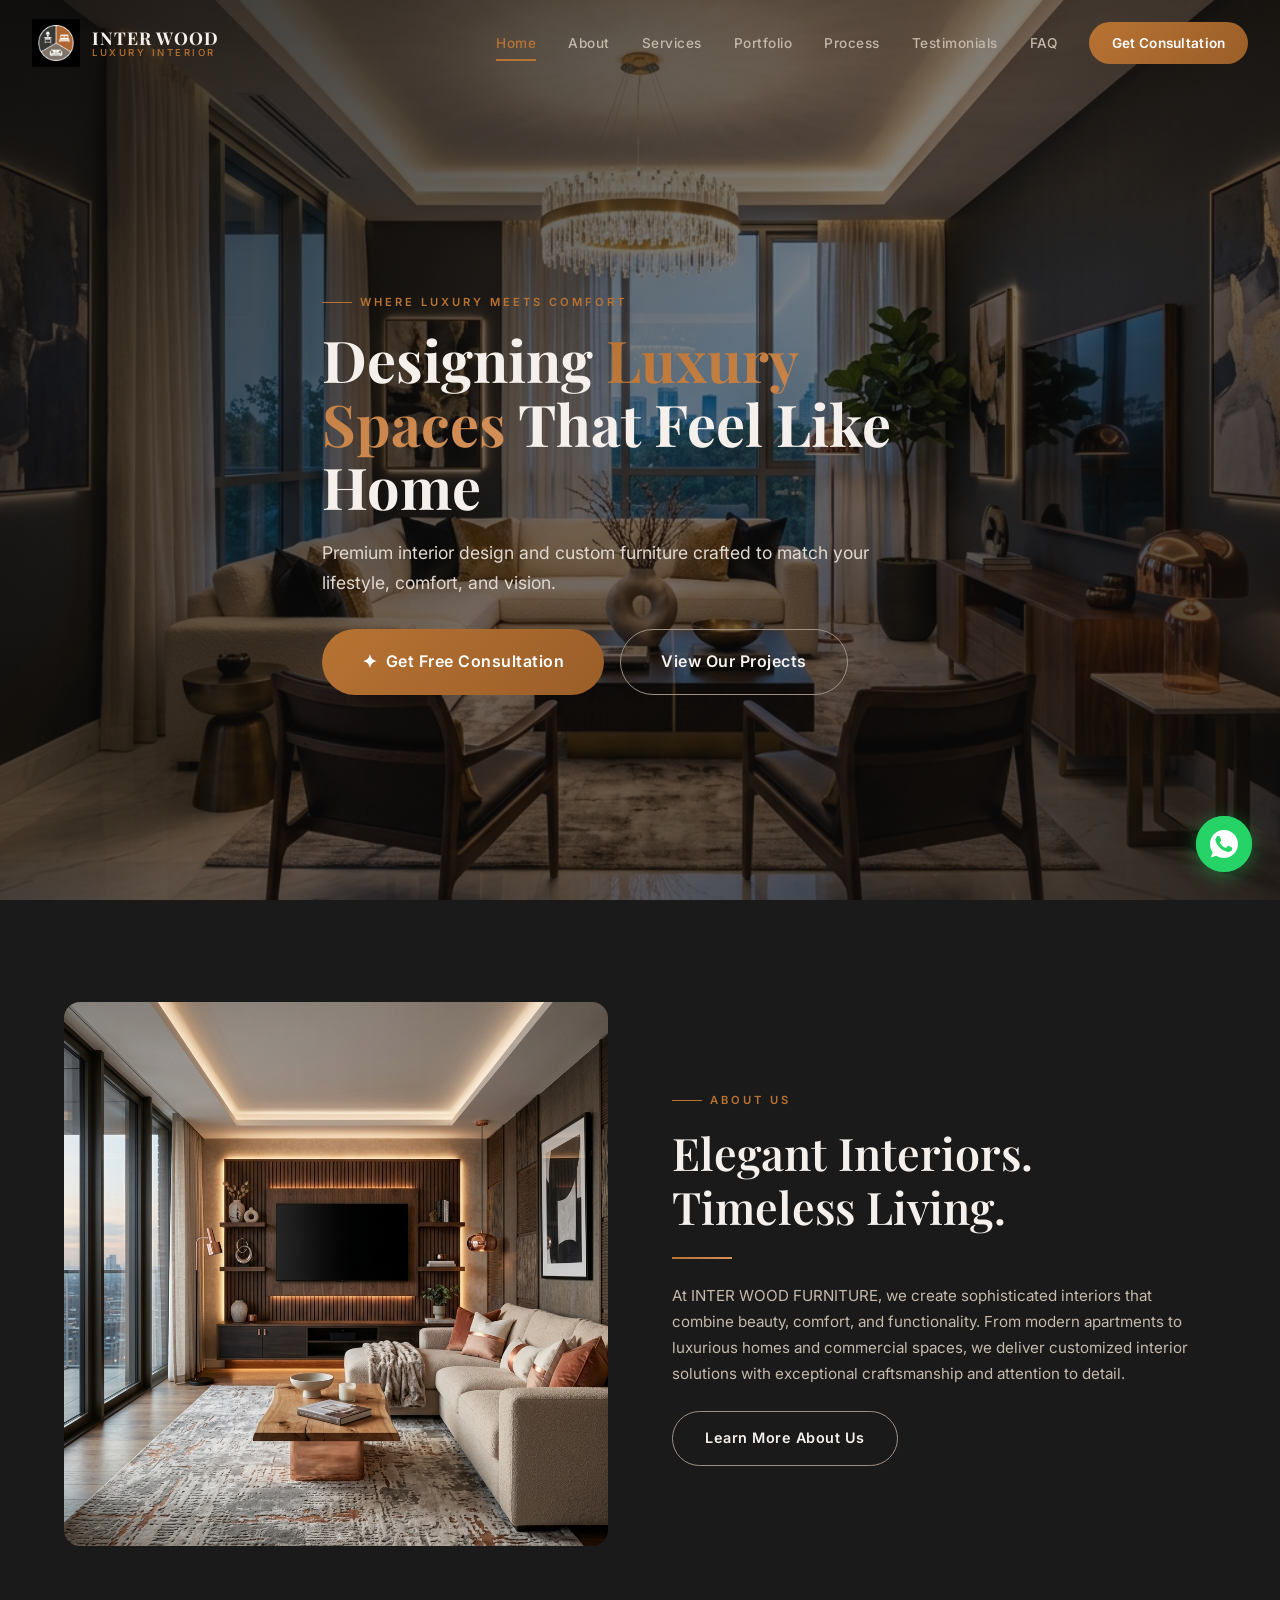
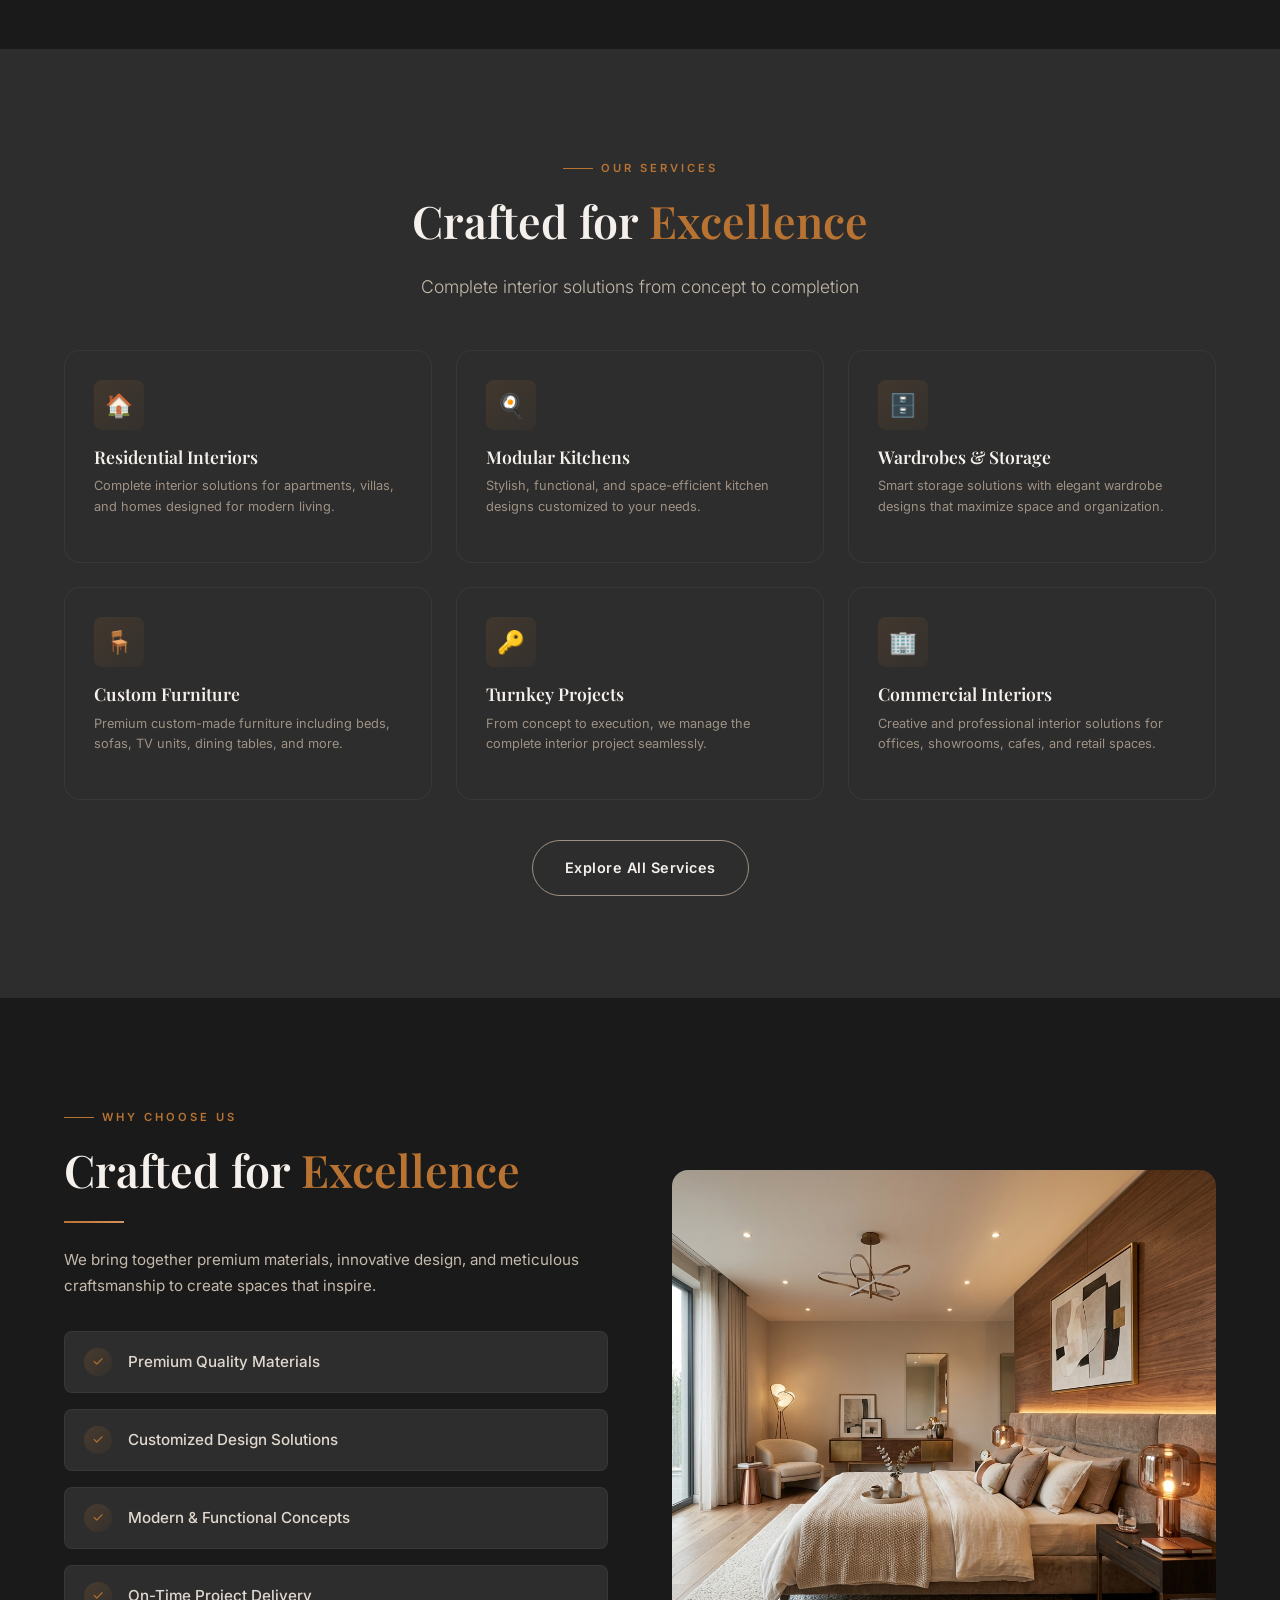
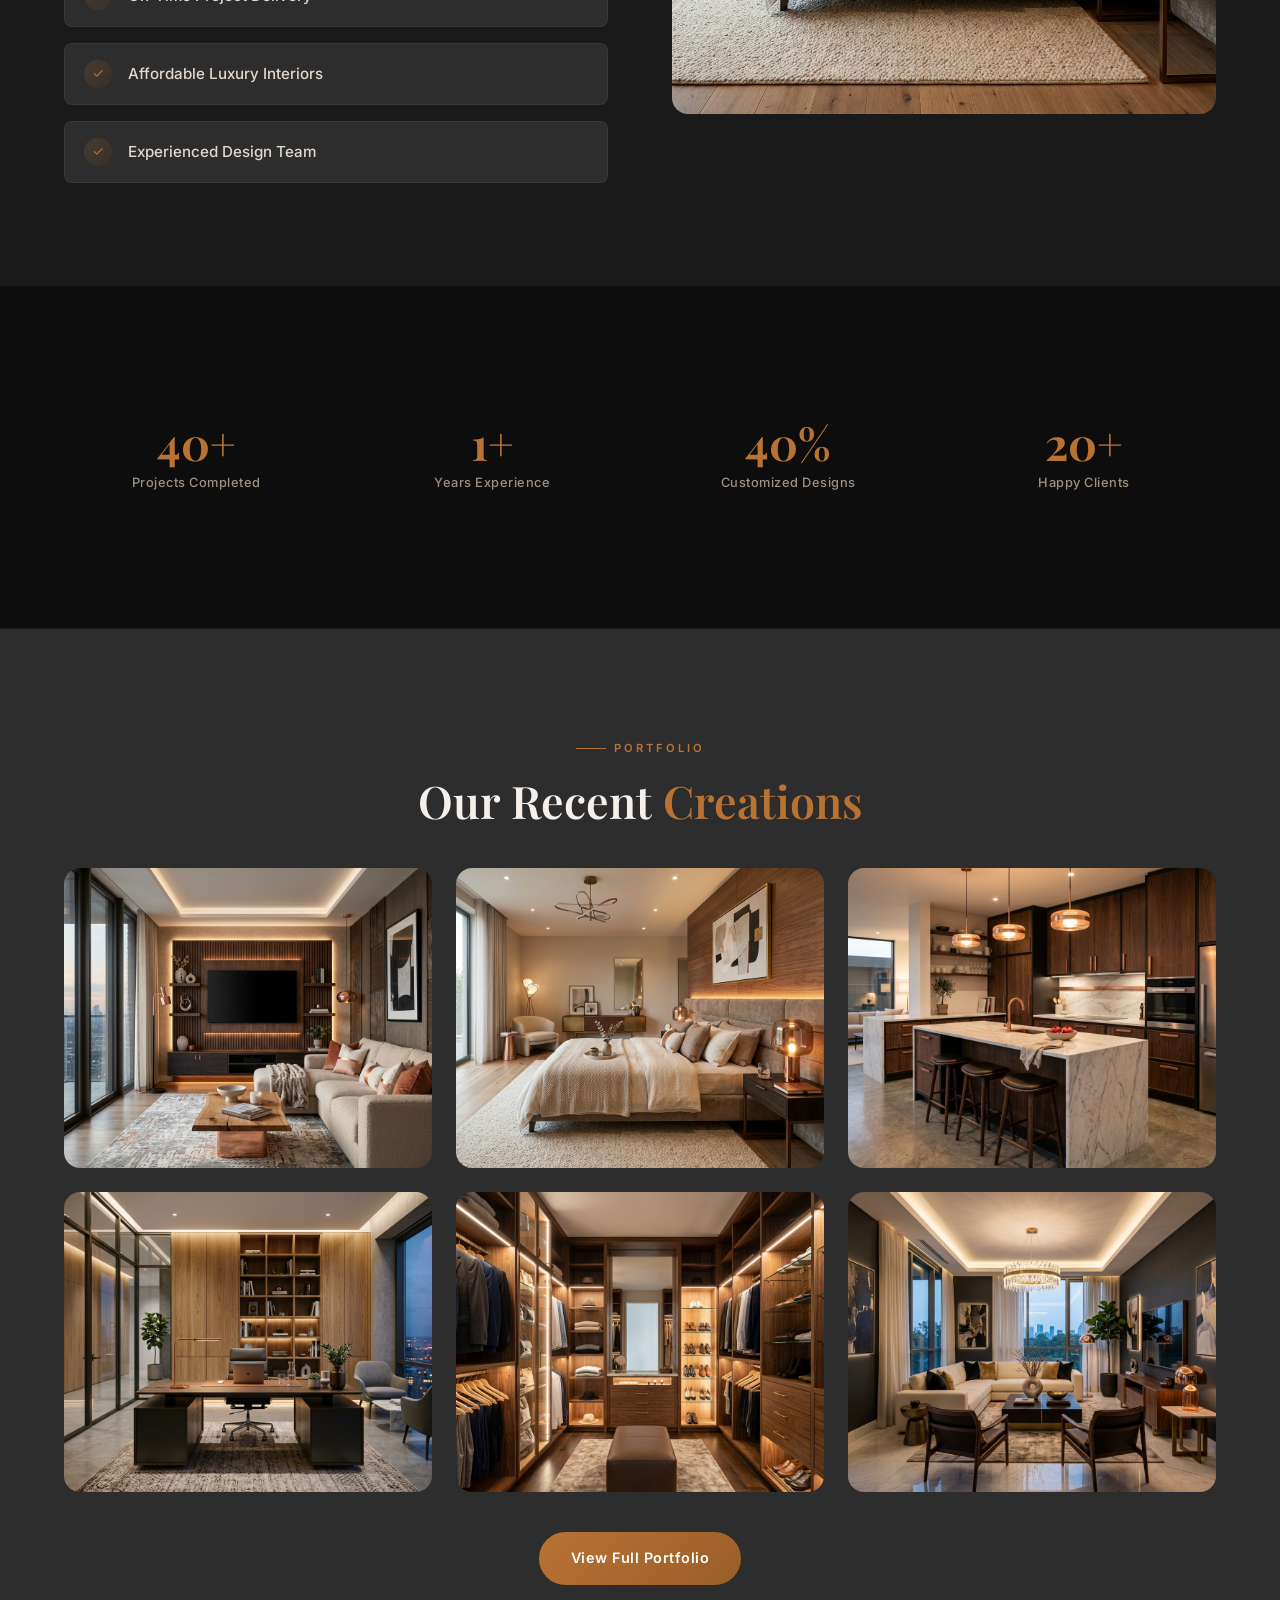
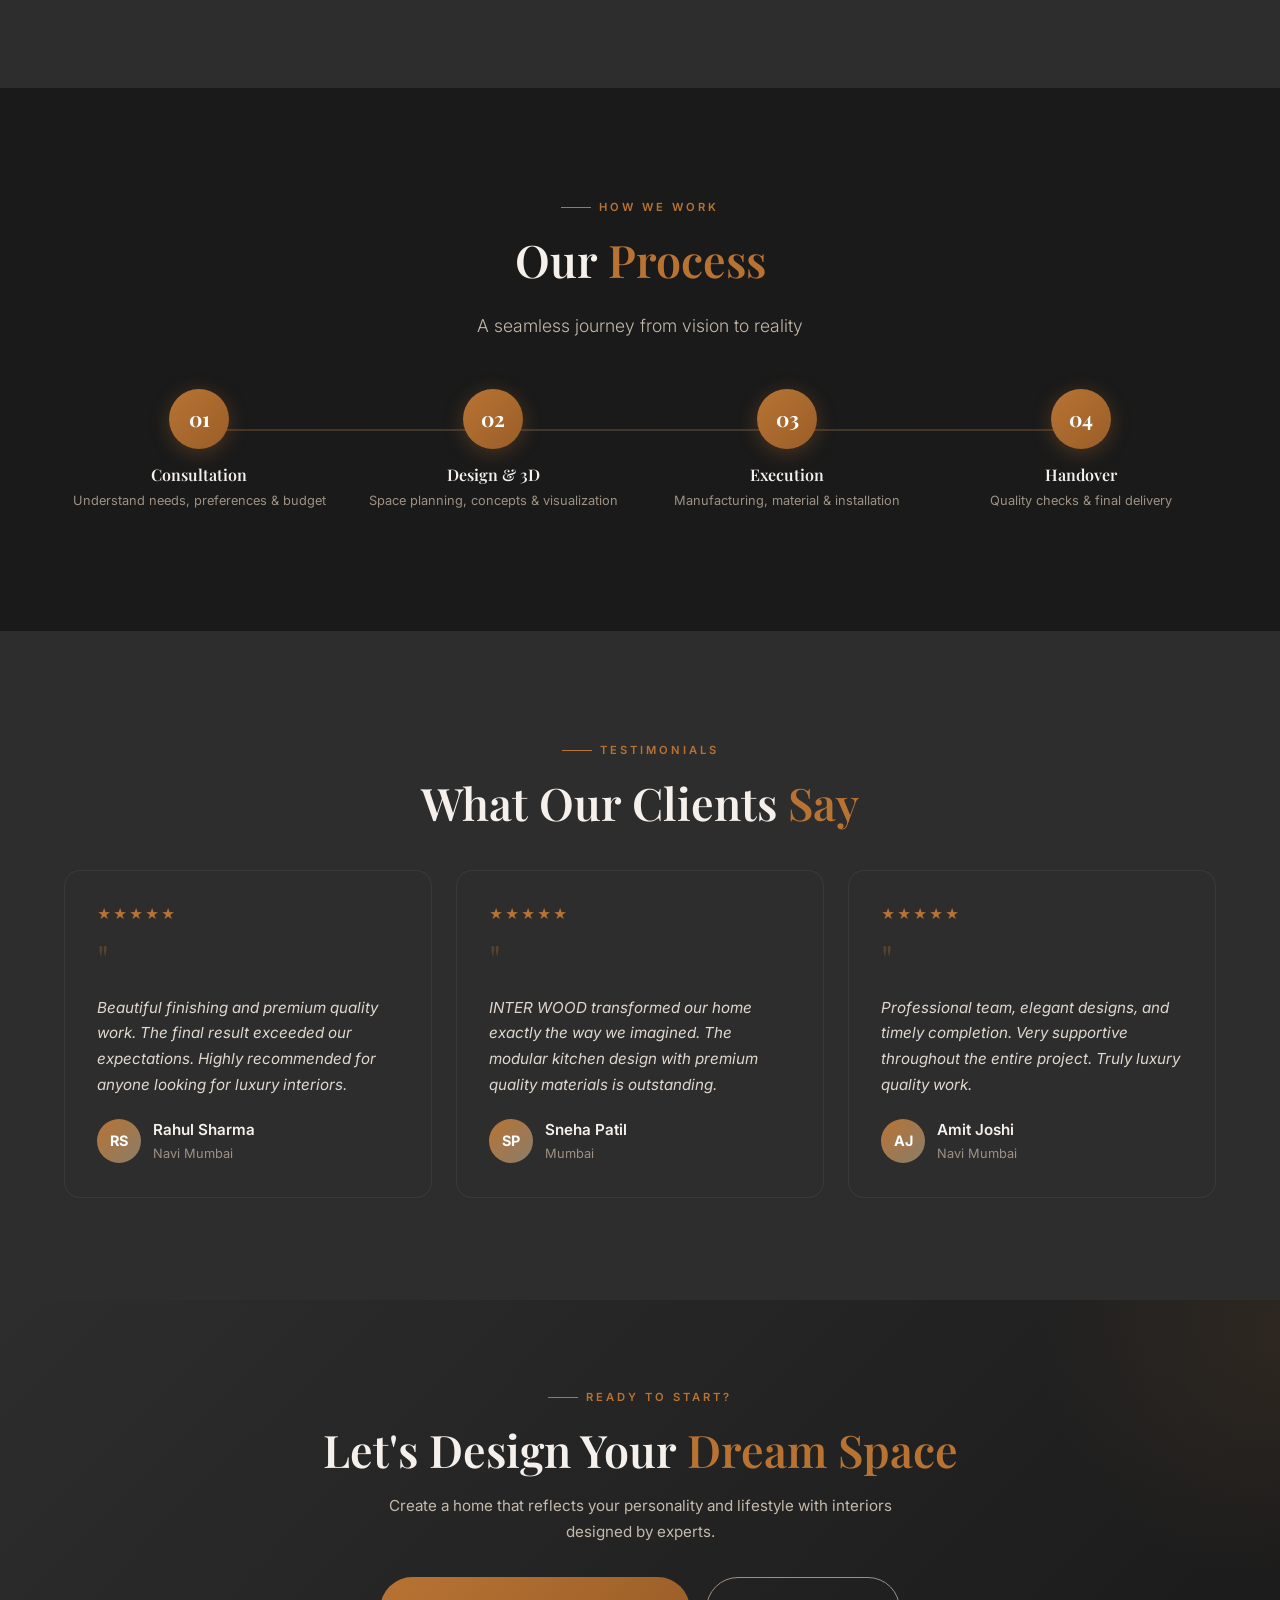
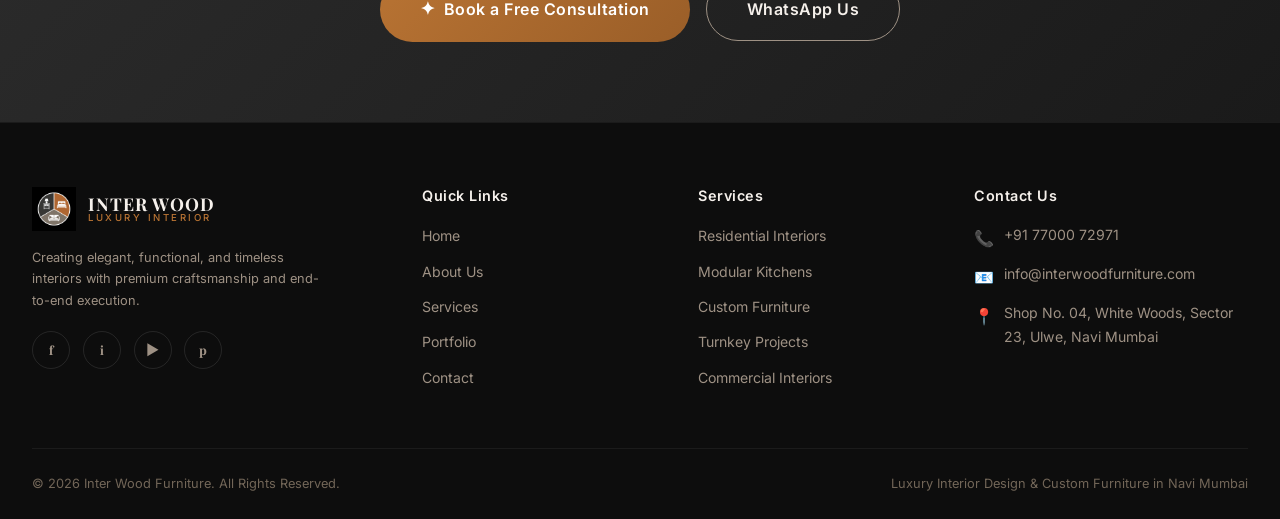
<file: index.html>
<!DOCTYPE html>
<html lang="en">
<head>
  <meta charset="UTF-8">
  <meta name="viewport" content="width=device-width, initial-scale=1.0">
  <title>Inter Wood Furniture | Premium Interior Design & Custom Furniture in Navi Mumbai</title>
  <meta name="description" content="Inter Wood Furniture — Navi Mumbai's trusted luxury interior design studio. Premium modular kitchens, custom furniture, wardrobes & turnkey interiors in Ulwe, Navi Mumbai.">
  <meta name="keywords" content="interior designer navi mumbai, modular kitchen navi mumbai, custom furniture navi mumbai, luxury interior design ulwe, home interior navi mumbai, wardrobe design navi mumbai, turnkey interior navi mumbai">
  <meta property="og:title" content="Inter Wood Furniture | Luxury Interior Design & Custom Furniture in Navi Mumbai">
  <meta property="og:description" content="Premium interior design and custom furniture crafted to match your lifestyle, comfort, and vision — serving Navi Mumbai, Ulwe, Kharghar, Panvel & beyond.">
  <meta property="og:type" content="website">
  <link rel="canonical" href="https://interwoodfurniture.com/">
  <link rel="stylesheet" href="css/style.css">
  <link rel="stylesheet" href="css/components.css">
  <link rel="stylesheet" href="css/pages.css">
  <script type="application/ld+json">
  {
    "@context": "https://schema.org",
    "@type": "LocalBusiness",
    "name": "Inter Wood Furniture",
    "description": "Premium interior design and custom furniture studio in Navi Mumbai",
    "url": "https://interwoodfurniture.com",
    "telephone": "+917700072971",
    "address": {"@type": "PostalAddress", "streetAddress": "Shop No. 04, White Woods, Sector 23", "addressLocality": "Ulwe, Navi Mumbai", "addressRegion": "MH", "postalCode": "410206", "addressCountry": "IN"},
    "priceRange": "$$$$",
    "openingHours": "Mo-Sa 10:00-19:00"
  }
  </script>
</head>
<body>
  <!-- Page Loader -->
  <div class="page-loader"><div class="loader-line"></div></div>

  <!-- Navbar -->
  <nav class="navbar" id="navbar">
    <div class="container">
      <a href="index.html" class="nav-logo" aria-label="Inter Wood Furniture Home">
        <img src="assets/images/logo.png" alt="Inter Wood Furniture Logo" style="height:48px;width:auto">
        <div class="nav-logo-text">
          <span class="brand-name">INTER WOOD</span>
          <span class="brand-tagline">Luxury Interior</span>
        </div>
      </a>
      <div class="nav-links" id="navLinks">
        <a href="index.html" class="active">Home</a>
        <a href="about.html">About</a>
        <a href="services.html">Services</a>
        <a href="portfolio.html">Portfolio</a>
        <a href="process.html">Process</a>
        <a href="testimonials.html">Testimonials</a>
        <a href="faq.html">FAQ</a>
        <a href="contact.html" class="nav-cta">Get Consultation</a>
      </div>
      <div class="nav-hamburger" id="hamburger" aria-label="Menu">
        <span></span><span></span><span></span>
      </div>
    </div>
  </nav>

  <!-- Hero Section -->
  <section class="hero" id="hero">
    <div class="hero-bg">
      <img src="assets/images/hero-bg.png" alt="Luxury modern living room interior designed by Inter Wood Furniture" loading="eager">
    </div>
    <div class="hero-overlay"></div>
    <div class="container hero-content">
      <span class="section-label" style="animation: fadeInUp 0.8s ease both">Where Luxury Meets Comfort</span>
      <h1>Designing <span class="accent">Luxury Spaces</span> That Feel Like Home</h1>
      <p class="hero-subtitle">Premium interior design and custom furniture crafted to match your lifestyle, comfort, and vision.</p>
      <div class="hero-buttons">
        <a href="contact.html" class="btn btn-primary btn-lg"><span class="btn-icon">✦</span> Get Free Consultation</a>
        <a href="portfolio.html" class="btn btn-outline btn-lg">View Our Projects</a>
      </div>
    </div>
  </section>

  <!-- About Preview -->
  <section class="section" id="about-preview">
    <div class="container">
      <div class="about-preview">
        <div class="about-preview-image reveal-left">
          <img src="assets/images/livingroom.png" alt="Elegant living room interior by Inter Wood Furniture">
          <div class="accent-border"></div>
        </div>
        <div class="about-preview-content reveal-right">
          <span class="section-label">About Us</span>
          <h2>Elegant Interiors. Timeless Living.</h2>
          <div class="divider"></div>
          <p>At INTER WOOD FURNITURE, we create sophisticated interiors that combine beauty, comfort, and functionality. From modern apartments to luxurious homes and commercial spaces, we deliver customized interior solutions with exceptional craftsmanship and attention to detail.</p>
          <a href="about.html" class="btn btn-outline">Learn More About Us</a>
        </div>
      </div>
    </div>
  </section>

  <!-- Services -->
  <section class="section section--light" id="services">
    <div class="container">
      <div class="text-center reveal">
        <span class="section-label">Our Services</span>
        <h2 class="section-title">Crafted for <span class="text-copper">Excellence</span></h2>
        <p class="section-subtitle" style="margin: 0 auto 3rem">Complete interior solutions from concept to completion</p>
      </div>
      <div class="services-grid stagger-children">
        <div class="service-card">
          <div class="service-card-body">
            <div class="service-card-icon">🏠</div>
            <h4>Residential Interiors</h4>
            <p>Complete interior solutions for apartments, villas, and homes designed for modern living.</p>
          </div>
        </div>
        <div class="service-card">
          <div class="service-card-body">
            <div class="service-card-icon">🍳</div>
            <h4>Modular Kitchens</h4>
            <p>Stylish, functional, and space-efficient kitchen designs customized to your needs.</p>
          </div>
        </div>
        <div class="service-card">
          <div class="service-card-body">
            <div class="service-card-icon">🗄️</div>
            <h4>Wardrobes &amp; Storage</h4>
            <p>Smart storage solutions with elegant wardrobe designs that maximize space and organization.</p>
          </div>
        </div>
        <div class="service-card">
          <div class="service-card-body">
            <div class="service-card-icon">🪑</div>
            <h4>Custom Furniture</h4>
            <p>Premium custom-made furniture including beds, sofas, TV units, dining tables, and more.</p>
          </div>
        </div>
        <div class="service-card">
          <div class="service-card-body">
            <div class="service-card-icon">🔑</div>
            <h4>Turnkey Projects</h4>
            <p>From concept to execution, we manage the complete interior project seamlessly.</p>
          </div>
        </div>
        <div class="service-card">
          <div class="service-card-body">
            <div class="service-card-icon">🏢</div>
            <h4>Commercial Interiors</h4>
            <p>Creative and professional interior solutions for offices, showrooms, cafes, and retail spaces.</p>
          </div>
        </div>
      </div>
      <div class="text-center" style="margin-top: 2.5rem">
        <a href="services.html" class="btn btn-outline">Explore All Services</a>
      </div>
    </div>
  </section>

  <!-- Why Choose Us -->
  <section class="section" id="why-us">
    <div class="container">
      <div class="why-grid">
        <div class="reveal-left">
          <span class="section-label">Why Choose Us</span>
          <h2>Crafted for <span class="text-copper">Excellence</span></h2>
          <div class="divider"></div>
          <p style="margin-bottom: 2rem">We bring together premium materials, innovative design, and meticulous craftsmanship to create spaces that inspire.</p>
          <div class="why-features">
            <div class="why-feature"><div class="check">✓</div><span>Premium Quality Materials</span></div>
            <div class="why-feature"><div class="check">✓</div><span>Customized Design Solutions</span></div>
            <div class="why-feature"><div class="check">✓</div><span>Modern &amp; Functional Concepts</span></div>
            <div class="why-feature"><div class="check">✓</div><span>On-Time Project Delivery</span></div>
            <div class="why-feature"><div class="check">✓</div><span>Affordable Luxury Interiors</span></div>
            <div class="why-feature"><div class="check">✓</div><span>Experienced Design Team</span></div>
          </div>
        </div>
        <div class="reveal-right">
          <img src="assets/images/bedroom.png" alt="Luxury bedroom designed by Inter Wood Furniture" style="border-radius: 16px; width: 100%;">
        </div>
      </div>
    </div>
  </section>

  <!-- Stats -->
  <section class="section stats-section">
    <div class="container">
      <div class="stats-grid stagger-children">
        <div class="stat-card">
          <div class="stat-number" data-count="100" data-suffix="+">0</div>
          <div class="stat-label">Projects Completed</div>
        </div>
        <div class="stat-card">
          <div class="stat-number" data-count="5" data-suffix="+">0</div>
          <div class="stat-label">Years Experience</div>
        </div>
        <div class="stat-card">
          <div class="stat-number" data-count="100" data-suffix="%">0</div>
          <div class="stat-label">Customized Designs</div>
        </div>
        <div class="stat-card">
          <div class="stat-number" data-count="50" data-suffix="+">0</div>
          <div class="stat-label">Happy Clients</div>
        </div>
      </div>
    </div>
  </section>

  <!-- Featured Projects -->
  <section class="section section--light" id="projects">
    <div class="container">
      <div class="text-center reveal">
        <span class="section-label">Portfolio</span>
        <h2 class="section-title">Our Recent <span class="text-copper">Creations</span></h2>
      </div>
      <div class="projects-showcase stagger-children" style="margin-top: 2.5rem">
        <div class="project-card">
          <img src="assets/images/livingroom.png" alt="Luxury living room design in Ulwe Navi Mumbai">
          <div class="project-card-overlay"><h4>Modern Living Room</h4><span>Ulwe, Navi Mumbai</span></div>
        </div>
        <div class="project-card">
          <img src="assets/images/bedroom.png" alt="Premium bedroom interior design in Navi Mumbai">
          <div class="project-card-overlay"><h4>Luxury Bedroom</h4><span>Kharghar, Navi Mumbai</span></div>
        </div>
        <div class="project-card">
          <img src="assets/images/kitchen.png" alt="Modular kitchen design in Navi Mumbai">
          <div class="project-card-overlay"><h4>Modular Kitchen</h4><span>Panvel, Navi Mumbai</span></div>
        </div>
        <div class="project-card">
          <img src="assets/images/office.png" alt="Modern office interior design in Navi Mumbai">
          <div class="project-card-overlay"><h4>Executive Office</h4><span>Vashi, Navi Mumbai</span></div>
        </div>
        <div class="project-card">
          <img src="assets/images/wardrobe.png" alt="Custom wardrobe design in Navi Mumbai">
          <div class="project-card-overlay"><h4>Walk-in Wardrobe</h4><span>Belapur, Navi Mumbai</span></div>
        </div>
        <div class="project-card">
          <img src="assets/images/hero-bg.png" alt="Premium living space interior in Navi Mumbai">
          <div class="project-card-overlay"><h4>Premium Living Space</h4><span>Nerul, Navi Mumbai</span></div>
        </div>
      </div>
      <div class="text-center" style="margin-top: 2.5rem">
        <a href="portfolio.html" class="btn btn-primary">View Full Portfolio</a>
      </div>
    </div>
  </section>

  <!-- Process -->
  <section class="section" id="process">
    <div class="container">
      <div class="text-center reveal">
        <span class="section-label">How We Work</span>
        <h2 class="section-title">Our <span class="text-copper">Process</span></h2>
        <p class="section-subtitle" style="margin: 0 auto 3rem">A seamless journey from vision to reality</p>
      </div>
      <div class="process-steps stagger-children">
        <div class="process-step">
          <div class="process-step-number">01</div>
          <h5>Consultation</h5>
          <p>Understand needs, preferences &amp; budget</p>
        </div>
        <div class="process-step">
          <div class="process-step-number">02</div>
          <h5>Design &amp; 3D</h5>
          <p>Space planning, concepts &amp; visualization</p>
        </div>
        <div class="process-step">
          <div class="process-step-number">03</div>
          <h5>Execution</h5>
          <p>Manufacturing, material &amp; installation</p>
        </div>
        <div class="process-step">
          <div class="process-step-number">04</div>
          <h5>Handover</h5>
          <p>Quality checks &amp; final delivery</p>
        </div>
      </div>
    </div>
  </section>

  <!-- Testimonials -->
  <section class="section section--light" id="testimonials">
    <div class="container">
      <div class="text-center reveal">
        <span class="section-label">Testimonials</span>
        <h2 class="section-title">What Our Clients <span class="text-copper">Say</span></h2>
      </div>
      <div class="testimonials-carousel stagger-children" style="margin-top: 2.5rem">
        <div class="testimonial-card">
          <div class="stars">★★★★★</div>
          <div class="quote-icon">"</div>
          <p>Beautiful finishing and premium quality work. The final result exceeded our expectations. Highly recommended for anyone looking for luxury interiors.</p>
          <div class="client-info">
            <div class="client-avatar">RS</div>
            <div><div class="client-name">Rahul Sharma</div><div class="client-location">Navi Mumbai</div></div>
          </div>
        </div>
        <div class="testimonial-card">
          <div class="stars">★★★★★</div>
          <div class="quote-icon">"</div>
          <p>INTER WOOD transformed our home exactly the way we imagined. The modular kitchen design with premium quality materials is outstanding.</p>
          <div class="client-info">
            <div class="client-avatar">SP</div>
            <div><div class="client-name">Sneha Patil</div><div class="client-location">Mumbai</div></div>
          </div>
        </div>
        <div class="testimonial-card">
          <div class="stars">★★★★★</div>
          <div class="quote-icon">"</div>
          <p>Professional team, elegant designs, and timely completion. Very supportive throughout the entire project. Truly luxury quality work.</p>
          <div class="client-info">
            <div class="client-avatar">AJ</div>
            <div><div class="client-name">Amit Joshi</div><div class="client-location">Navi Mumbai</div></div>
          </div>
        </div>
      </div>
    </div>
  </section>

  <!-- Final CTA -->
  <section class="cta-section">
    <div class="container reveal">
      <span class="section-label">Ready to Start?</span>
      <h2>Let's Design Your <span class="text-copper">Dream Space</span></h2>
      <p>Create a home that reflects your personality and lifestyle with interiors designed by experts.</p>
      <div class="cta-buttons">
        <a href="contact.html" class="btn btn-primary btn-lg"><span class="btn-icon">✦</span> Book a Free Consultation</a>
        <a href="https://wa.me/917700072971?text=Hi,%20I'm%20interested%20in%20interior%20design%20consultation." class="btn btn-outline btn-lg" target="_blank" rel="noopener">WhatsApp Us</a>
      </div>
    </div>
  </section>

  <!-- Footer -->
  <footer class="footer">
    <div class="container">
      <div class="footer-grid">
        <div class="footer-brand">
          <a href="index.html" class="nav-logo">
            <img src="assets/images/logo.png" alt="Inter Wood Furniture Logo" style="height:44px;width:auto">
            <div class="nav-logo-text">
              <span class="brand-name">INTER WOOD</span>
              <span class="brand-tagline">Luxury Interior</span>
            </div>
          </a>
          <p style="margin-top:1rem">Creating elegant, functional, and timeless interiors with premium craftsmanship and end-to-end execution.</p>
          <div class="footer-social">
            <a href="#" aria-label="Facebook">𝐟</a>
            <a href="#" aria-label="Instagram">𝐢</a>
            <a href="#" aria-label="YouTube">▶</a>
            <a href="#" aria-label="Pinterest">𝐩</a>
          </div>
        </div>
        <div class="footer-col">
          <h5>Quick Links</h5>
          <ul>
            <li><a href="index.html">Home</a></li>
            <li><a href="about.html">About Us</a></li>
            <li><a href="services.html">Services</a></li>
            <li><a href="portfolio.html">Portfolio</a></li>
            <li><a href="contact.html">Contact</a></li>
          </ul>
        </div>
        <div class="footer-col">
          <h5>Services</h5>
          <ul>
            <li><a href="services.html">Residential Interiors</a></li>
            <li><a href="services.html">Modular Kitchens</a></li>
            <li><a href="services.html">Custom Furniture</a></li>
            <li><a href="services.html">Turnkey Projects</a></li>
            <li><a href="services.html">Commercial Interiors</a></li>
          </ul>
        </div>
        <div class="footer-col">
          <h5>Contact Us</h5>
          <ul class="footer-contact">
            <li><span class="icon">📞</span>+91 77000 72971</li>
            <li><span class="icon">📧</span>info@interwoodfurniture.com</li>
            <li><span class="icon">📍</span>Shop No. 04, White Woods, Sector 23, Ulwe, Navi Mumbai</li>
          </ul>
        </div>
      </div>
      <div class="footer-bottom">
        <p>&copy; 2026 Inter Wood Furniture. All Rights Reserved.</p>
        <p>Luxury Interior Design &amp; Custom Furniture in Navi Mumbai</p>
      </div>
    </div>
  </footer>

  <!-- WhatsApp Float -->
  <a href="https://wa.me/917700072971?text=Hi,%20I'm%20interested%20in%20interior%20design%20consultation." class="whatsapp-float" target="_blank" rel="noopener" aria-label="Chat on WhatsApp">
    <div class="pulse-ring"></div>
    <svg viewBox="0 0 32 32" xmlns="http://www.w3.org/2000/svg"><path d="M16.004 0h-.008C7.174 0 0 7.176 0 16c0 3.5 1.128 6.744 3.046 9.378L1.054 31.29l6.118-1.958A15.914 15.914 0 0016.004 32C24.826 32 32 24.822 32 16S24.826 0 16.004 0zm9.35 22.606c-.392 1.106-1.942 2.024-3.2 2.292-.86.18-1.98.324-5.754-1.236-4.832-1.998-7.94-6.9-8.18-7.22-.232-.318-1.932-2.576-1.932-4.916s1.222-3.49 1.656-3.968c.434-.478.948-.598 1.264-.598.316 0 .632.004.908.016.292.014.682-.11 1.068.814.392.944 1.332 3.252 1.448 3.49.118.238.196.516.04.832-.156.318-.236.516-.47.794-.236.278-.496.622-.708.834-.236.236-.482.492-.208.966.274.472 1.218 2.01 2.616 3.258 1.798 1.604 3.314 2.1 3.786 2.336.472.236.748.198 1.022-.118.278-.318 1.186-1.382 1.502-1.858.316-.476.632-.394 1.066-.236.434.156 2.744 1.294 3.216 1.53.472.236.786.354.902.55.118.194.118 1.138-.274 2.244z"/></svg>
  </a>

  <script src="js/main.js"></script>
</body>
</html>
</file>
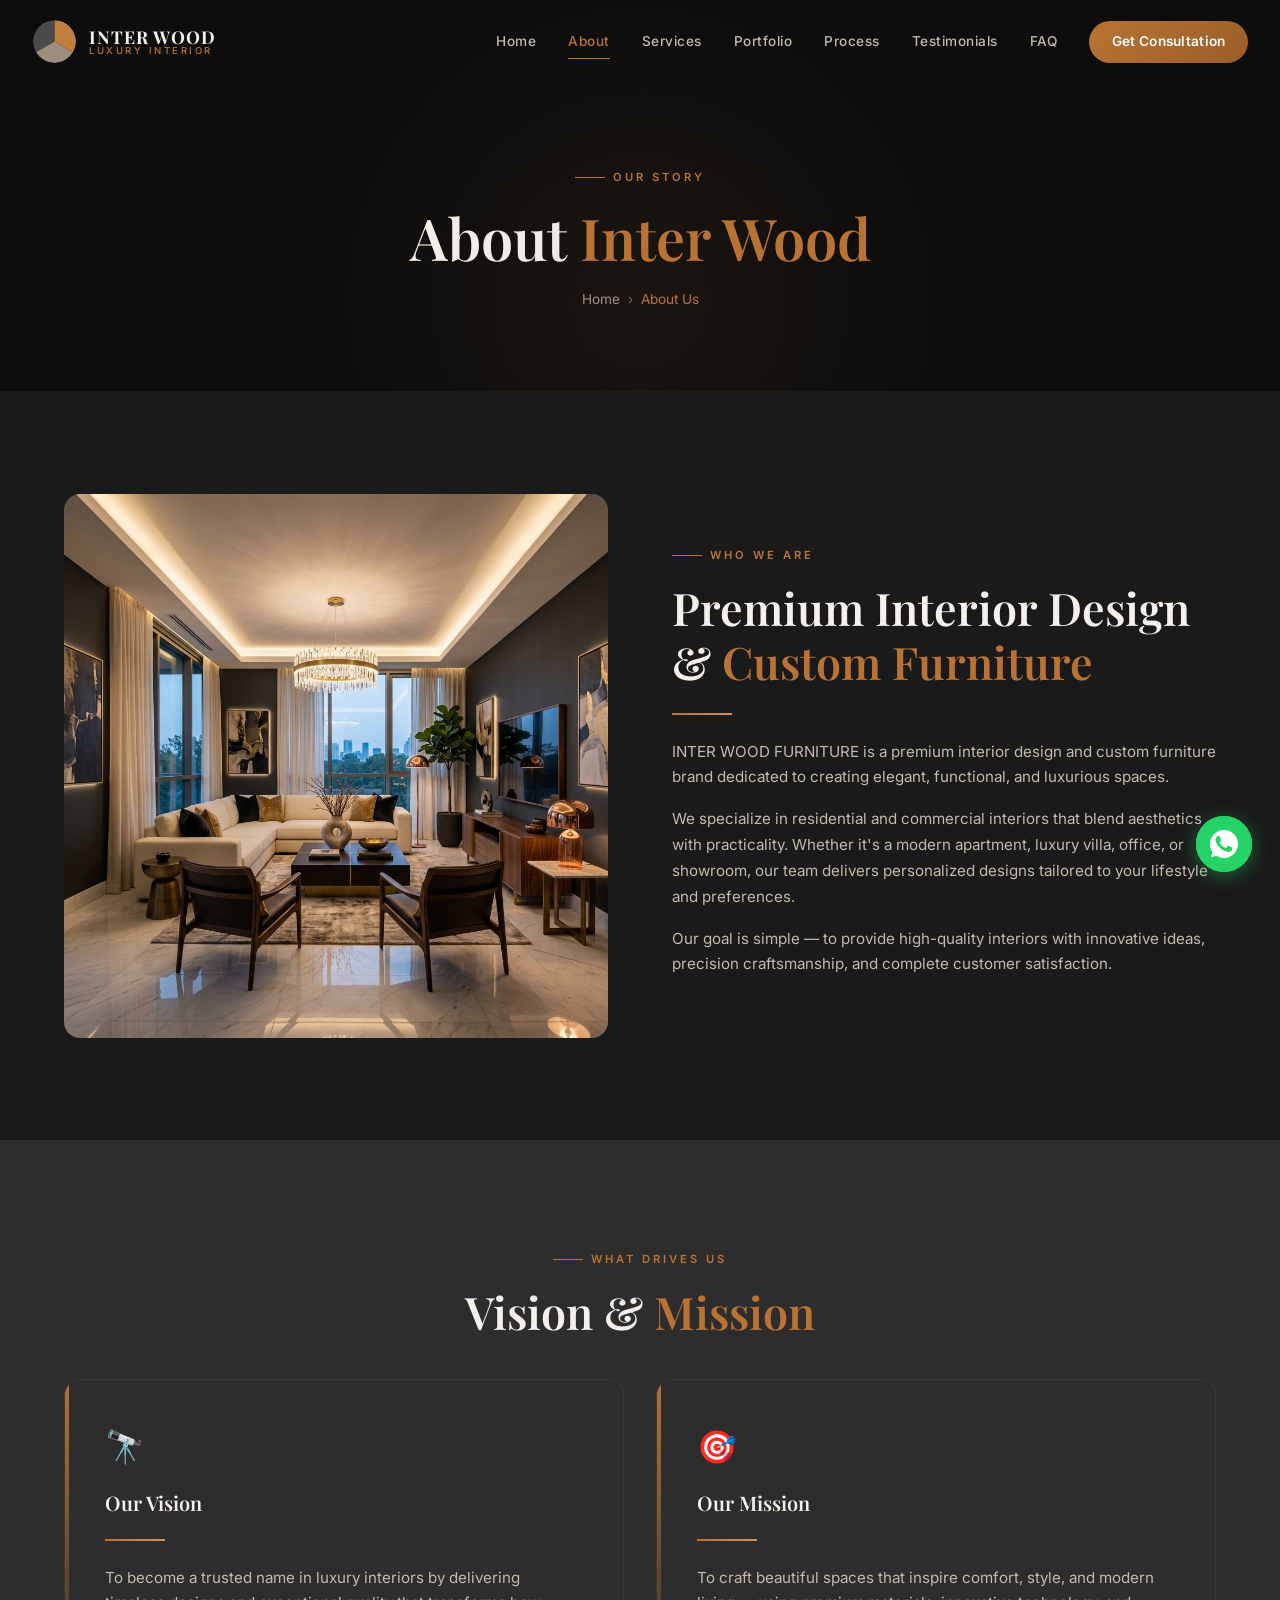
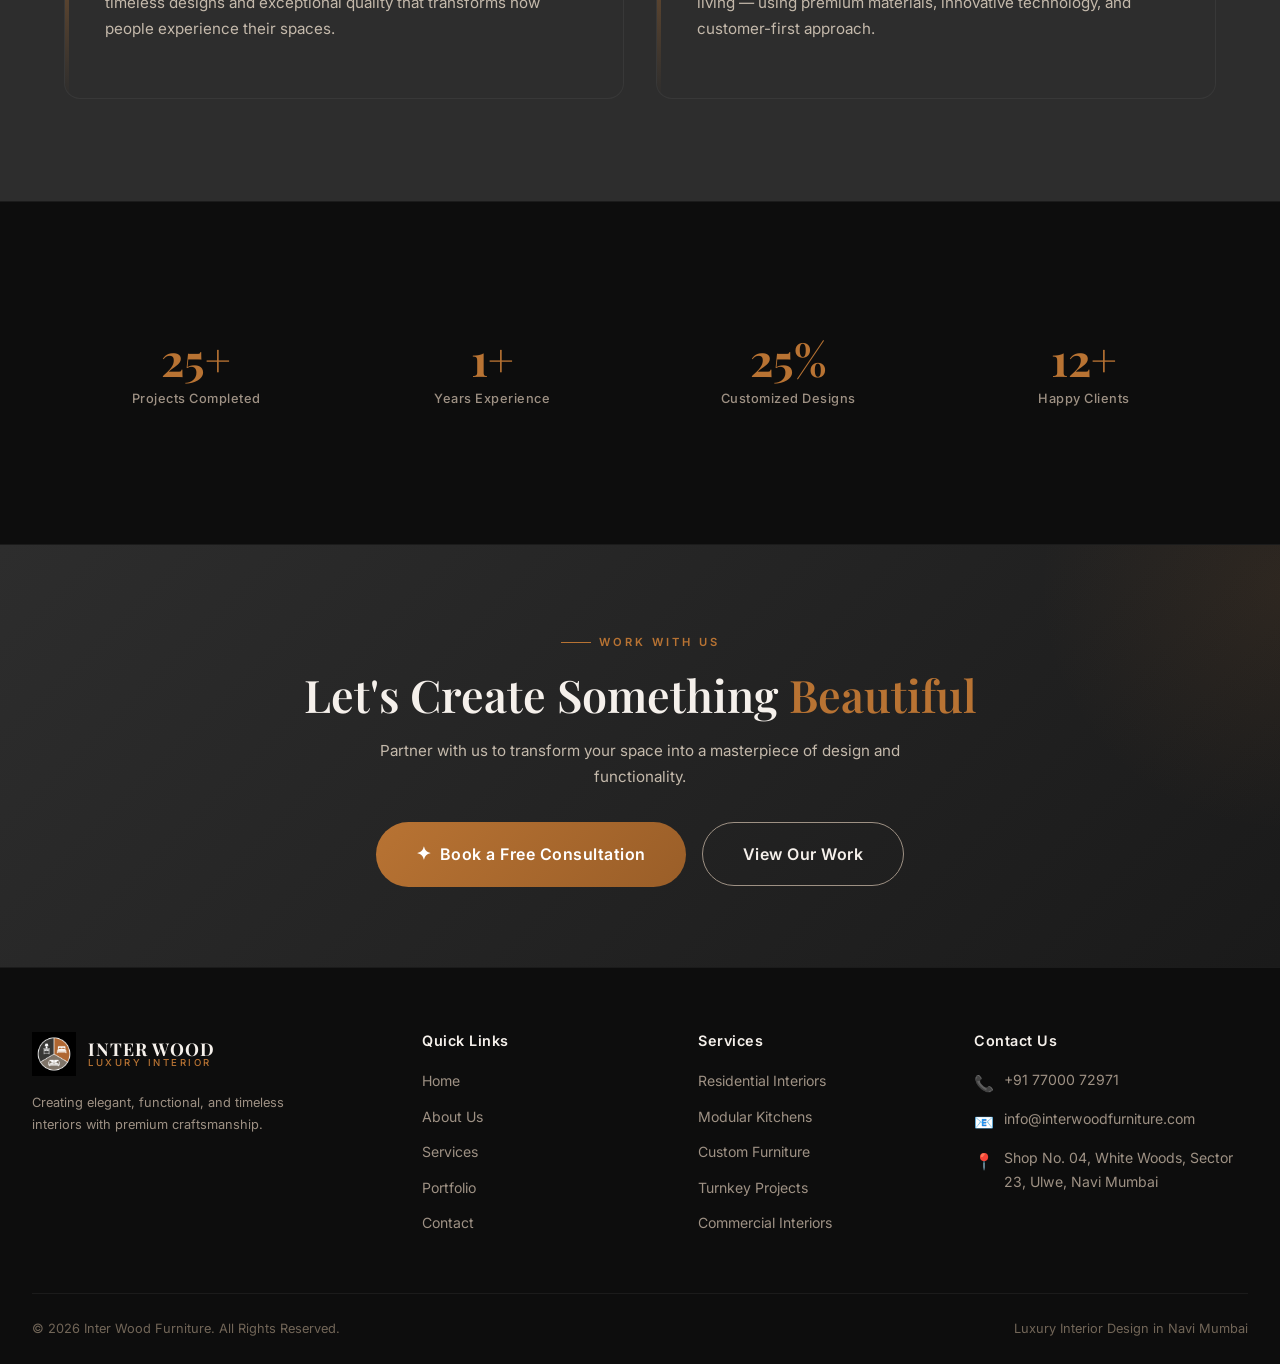
<file: about.html>
<!DOCTYPE html>
<html lang="en">
<head>
  <meta charset="UTF-8">
  <meta name="viewport" content="width=device-width, initial-scale=1.0">
  <title>About Us | Inter Wood Furniture - Premium Interior Design Studio in Navi Mumbai</title>
  <meta name="description" content="Learn about Inter Wood Furniture - a premium interior design and custom furniture brand dedicated to creating elegant, functional, and luxurious spaces in Pune.">
  <meta name="keywords" content="about inter wood furniture, interior design studio pune, luxury furniture brand">
  <link rel="canonical" href="https://interwoodfurniture.com/about.html">
  <link rel="stylesheet" href="css/style.css">
  <link rel="stylesheet" href="css/components.css">
  <link rel="stylesheet" href="css/pages.css">
</head>
<body>
  <div class="page-loader"><div class="loader-line"></div></div>

  <!-- Navbar -->
  <nav class="navbar" id="navbar">
    <div class="container">
      <a href="index.html" class="nav-logo" aria-label="Inter Wood Furniture Home">
        <svg width="45" height="45" viewBox="0 0 200 200" xmlns="http://www.w3.org/2000/svg">
          <defs><clipPath id="c1"><circle cx="100" cy="100" r="95"/></clipPath></defs>
          <g clip-path="url(#c1)">
            <path d="M100,100 L100,5 A95,95 0 0,0 17.6,147.5 Z" fill="#4a4a4a"/>
            <path d="M100,100 L17.6,147.5 A95,95 0 0,0 182.4,147.5 Z" fill="#9e8e7e"/>
            <path d="M100,100 L182.4,147.5 A95,95 0 0,0 100,5 Z" fill="#c17f3e"/>
          </g>
        </svg>
        <div class="nav-logo-text"><span class="brand-name">INTER WOOD</span><span class="brand-tagline">Luxury Interior</span></div>
      </a>
      <div class="nav-links" id="navLinks">
        <a href="index.html">Home</a><a href="about.html">About</a><a href="services.html">Services</a>
        <a href="portfolio.html">Portfolio</a><a href="process.html">Process</a><a href="testimonials.html">Testimonials</a>
        <a href="faq.html">FAQ</a><a href="contact.html" class="nav-cta">Get Consultation</a>
      </div>
      <div class="nav-hamburger" id="hamburger"><span></span><span></span><span></span></div>
    </div>
  </nav>

  <!-- Page Hero -->
  <section class="page-hero">
    <div class="container">
      <span class="section-label">Our Story</span>
      <h1>About <span class="text-copper">Inter Wood</span></h1>
      <div class="breadcrumb"><a href="index.html">Home</a><span class="sep">›</span><span class="current">About Us</span></div>
    </div>
  </section>

  <!-- Who We Are -->
  <section class="section">
    <div class="container">
      <div class="about-content-grid">
        <div class="reveal-left">
          <img src="assets/images/hero-bg.png" alt="Inter Wood Furniture luxury interior project" style="border-radius:16px;width:100%">
        </div>
        <div class="reveal-right">
          <span class="section-label">Who We Are</span>
          <h2>Premium Interior Design &amp; <span class="text-copper">Custom Furniture</span></h2>
          <div class="divider"></div>
          <p>INTER WOOD FURNITURE is a premium interior design and custom furniture brand dedicated to creating elegant, functional, and luxurious spaces.</p>
          <p>We specialize in residential and commercial interiors that blend aesthetics with practicality. Whether it's a modern apartment, luxury villa, office, or showroom, our team delivers personalized designs tailored to your lifestyle and preferences.</p>
          <p>Our goal is simple — to provide high-quality interiors with innovative ideas, precision craftsmanship, and complete customer satisfaction.</p>
        </div>
      </div>
    </div>
  </section>

  <!-- Vision & Mission -->
  <section class="section section--light">
    <div class="container">
      <div class="text-center reveal">
        <span class="section-label">What Drives Us</span>
        <h2>Vision &amp; <span class="text-copper">Mission</span></h2>
      </div>
      <div class="vision-mission-grid stagger-children" style="margin-top:2.5rem">
        <div class="vm-card">
          <div class="vm-icon">🔭</div>
          <h3>Our Vision</h3>
          <div class="divider"></div>
          <p>To become a trusted name in luxury interiors by delivering timeless designs and exceptional quality that transforms how people experience their spaces.</p>
        </div>
        <div class="vm-card">
          <div class="vm-icon">🎯</div>
          <h3>Our Mission</h3>
          <div class="divider"></div>
          <p>To craft beautiful spaces that inspire comfort, style, and modern living — using premium materials, innovative technology, and customer-first approach.</p>
        </div>
      </div>
    </div>
  </section>

  <!-- Stats -->
  <section class="section stats-section">
    <div class="container">
      <div class="stats-grid stagger-children">
        <div class="stat-card"><div class="stat-number" data-count="100" data-suffix="+">0</div><div class="stat-label">Projects Completed</div></div>
        <div class="stat-card"><div class="stat-number" data-count="5" data-suffix="+">0</div><div class="stat-label">Years Experience</div></div>
        <div class="stat-card"><div class="stat-number" data-count="100" data-suffix="%">0</div><div class="stat-label">Customized Designs</div></div>
        <div class="stat-card"><div class="stat-number" data-count="50" data-suffix="+">0</div><div class="stat-label">Happy Clients</div></div>
      </div>
    </div>
  </section>

  <!-- CTA -->
  <section class="cta-section">
    <div class="container reveal">
      <span class="section-label">Work With Us</span>
      <h2>Let's Create Something <span class="text-copper">Beautiful</span></h2>
      <p>Partner with us to transform your space into a masterpiece of design and functionality.</p>
      <div class="cta-buttons">
        <a href="contact.html" class="btn btn-primary btn-lg"><span class="btn-icon">✦</span> Book a Free Consultation</a>
        <a href="portfolio.html" class="btn btn-outline btn-lg">View Our Work</a>
      </div>
    </div>
  </section>

  <!-- Footer -->
  <footer class="footer">
    <div class="container">
      <div class="footer-grid">
        <div class="footer-brand">
          <a href="index.html" class="nav-logo">
            <img src="assets/images/logo.png" alt="Inter Wood Furniture Logo" style="height:44px;width:auto">
            <div class="nav-logo-text"><span class="brand-name">INTER WOOD</span><span class="brand-tagline">Luxury Interior</span></div>
          </a>
          <p style="margin-top:1rem">Creating elegant, functional, and timeless interiors with premium craftsmanship.</p>
        </div>
        <div class="footer-col"><h5>Quick Links</h5><ul><li><a href="index.html">Home</a></li><li><a href="about.html">About Us</a></li><li><a href="services.html">Services</a></li><li><a href="portfolio.html">Portfolio</a></li><li><a href="contact.html">Contact</a></li></ul></div>
        <div class="footer-col"><h5>Services</h5><ul><li><a href="services.html">Residential Interiors</a></li><li><a href="services.html">Modular Kitchens</a></li><li><a href="services.html">Custom Furniture</a></li><li><a href="services.html">Turnkey Projects</a></li><li><a href="services.html">Commercial Interiors</a></li></ul></div>
        <div class="footer-col"><h5>Contact Us</h5><ul class="footer-contact"><li><span class="icon">📞</span>+91 77000 72971</li><li><span class="icon">📧</span>info@interwoodfurniture.com</li><li><span class="icon">📍</span>Shop No. 04, White Woods, Sector 23, Ulwe, Navi Mumbai</li></ul></div>
      </div>
      <div class="footer-bottom"><p>&copy; 2026 Inter Wood Furniture. All Rights Reserved.</p><p>Luxury Interior Design in Navi Mumbai</p></div>
    </div>
  </footer>

  <a href="https://wa.me/917700072971?text=Hi,%20I'm%20interested%20in%20interior%20design%20consultation." class="whatsapp-float" target="_blank" rel="noopener" aria-label="Chat on WhatsApp">
    <div class="pulse-ring"></div>
    <svg viewBox="0 0 32 32"><path d="M16.004 0h-.008C7.174 0 0 7.176 0 16c0 3.5 1.128 6.744 3.046 9.378L1.054 31.29l6.118-1.958A15.914 15.914 0 0016.004 32C24.826 32 32 24.822 32 16S24.826 0 16.004 0zm9.35 22.606c-.392 1.106-1.942 2.024-3.2 2.292-.86.18-1.98.324-5.754-1.236-4.832-1.998-7.94-6.9-8.18-7.22-.232-.318-1.932-2.576-1.932-4.916s1.222-3.49 1.656-3.968c.434-.478.948-.598 1.264-.598.316 0 .632.004.908.016.292.014.682-.11 1.068.814.392.944 1.332 3.252 1.448 3.49.118.238.196.516.04.832-.156.318-.236.516-.47.794-.236.278-.496.622-.708.834-.236.236-.482.492-.208.966.274.472 1.218 2.01 2.616 3.258 1.798 1.604 3.314 2.1 3.786 2.336.472.236.748.198 1.022-.118.278-.318 1.186-1.382 1.502-1.858.316-.476.632-.394 1.066-.236.434.156 2.744 1.294 3.216 1.53.472.236.786.354.902.55.118.194.118 1.138-.274 2.244z" fill="white"/></svg>
  </a>

  <script src="js/main.js"></script>
</body>
</html>
</file>
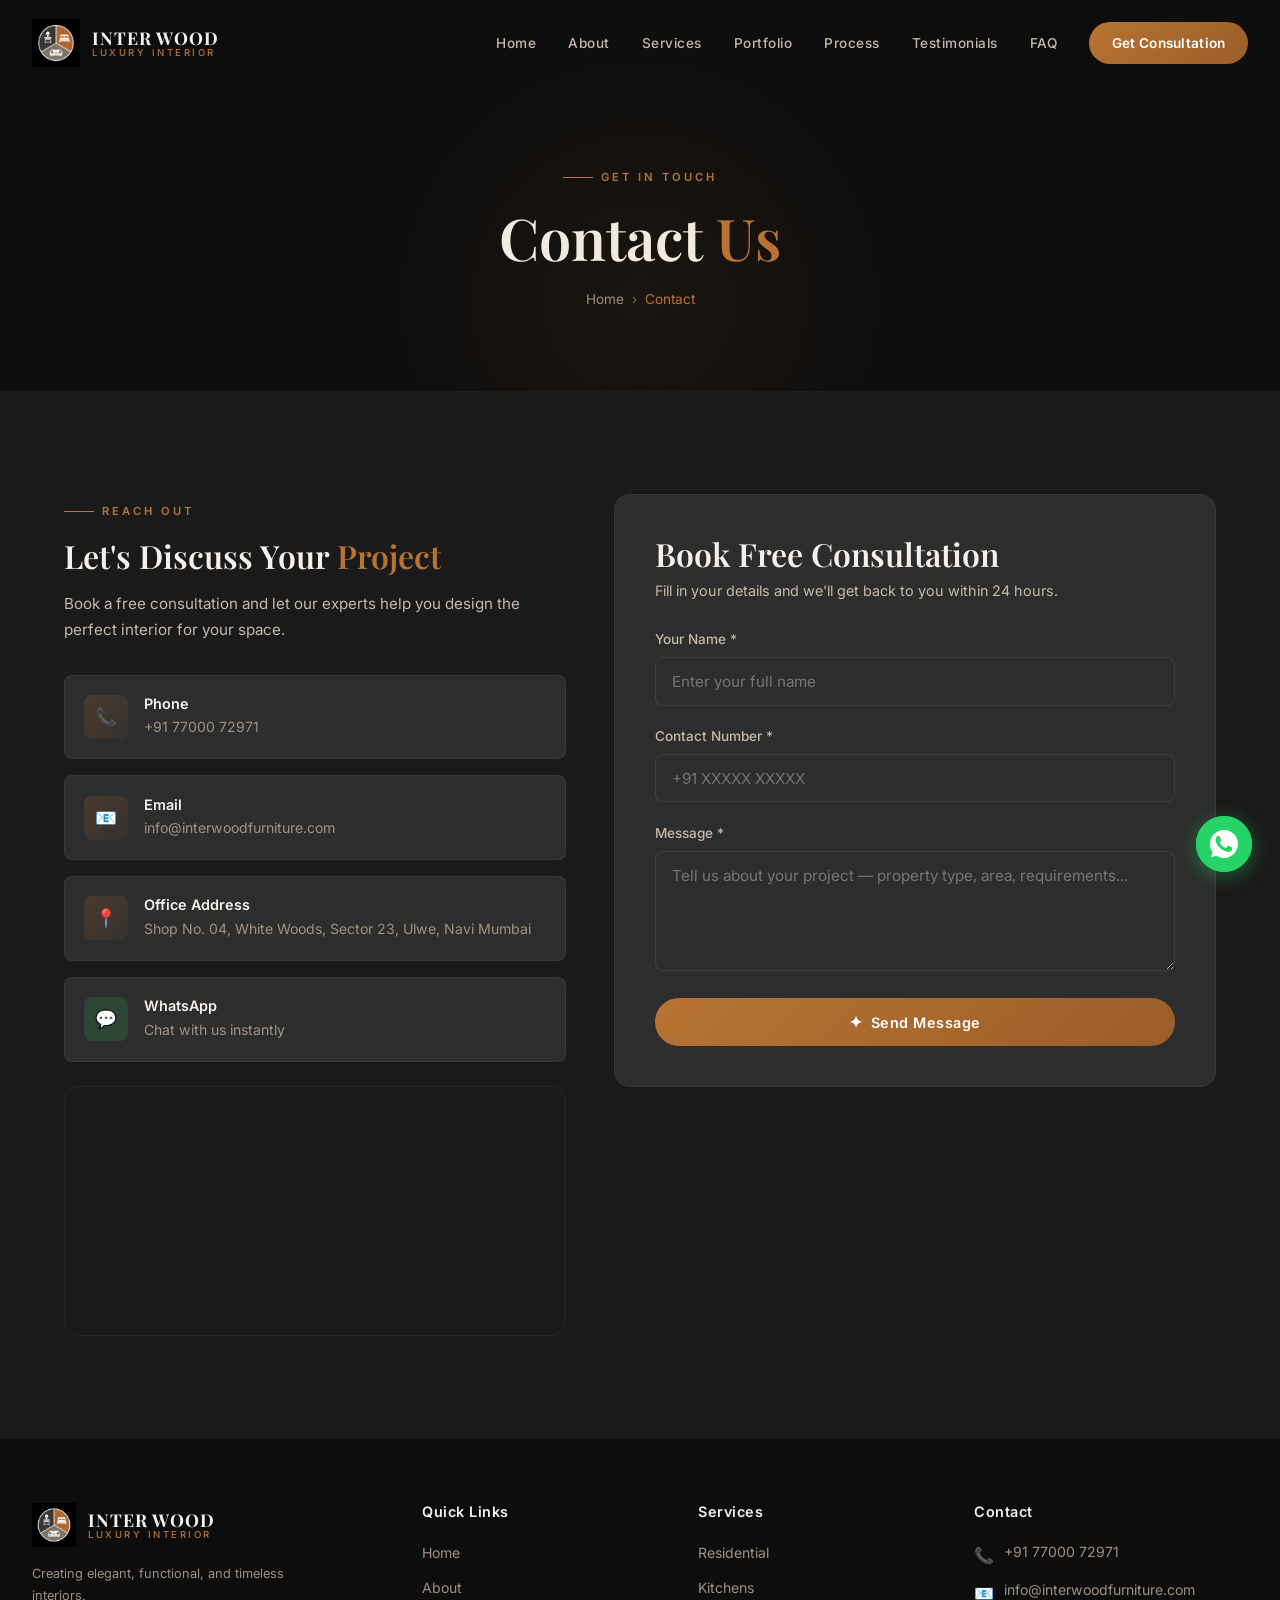
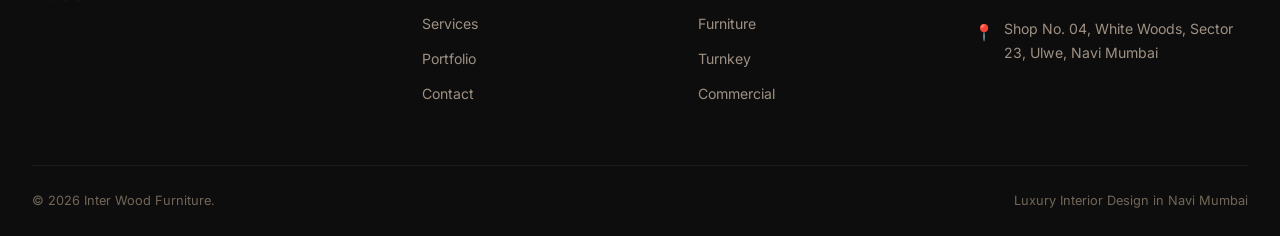
<file: contact.html>
<!DOCTYPE html>
<html lang="en">
<head>
  <meta charset="UTF-8">
  <meta name="viewport" content="width=device-width, initial-scale=1.0">
  <title>Contact Us | Inter Wood Furniture - Book Free Consultation in Navi Mumbai</title>
  <meta name="description" content="Contact Inter Wood Furniture in Navi Mumbai for a free interior design consultation. Visit Shop No. 04, White Woods, Sector 23, Ulwe or call +91 77000 72971.">
  <link rel="canonical" href="https://interwoodfurniture.com/contact.html">
  <link rel="stylesheet" href="css/style.css">
  <link rel="stylesheet" href="css/components.css">
  <link rel="stylesheet" href="css/pages.css">
</head>
<body>
  <div class="page-loader"><div class="loader-line"></div></div>
  <nav class="navbar" id="navbar"><div class="container"><a href="index.html" class="nav-logo"><img src="assets/images/logo.png" alt="Inter Wood Furniture Logo" style="height:48px;width:auto"><div class="nav-logo-text"><span class="brand-name">INTER WOOD</span><span class="brand-tagline">Luxury Interior</span></div></a><div class="nav-links" id="navLinks"><a href="index.html">Home</a><a href="about.html">About</a><a href="services.html">Services</a><a href="portfolio.html">Portfolio</a><a href="process.html">Process</a><a href="testimonials.html">Testimonials</a><a href="faq.html">FAQ</a><a href="contact.html" class="nav-cta">Get Consultation</a></div><div class="nav-hamburger" id="hamburger"><span></span><span></span><span></span></div></div></nav>

  <section class="page-hero">
    <div class="container">
      <span class="section-label">Get In Touch</span>
      <h1>Contact <span class="text-copper">Us</span></h1>
      <div class="breadcrumb"><a href="index.html">Home</a><span class="sep">›</span><span class="current">Contact</span></div>
    </div>
  </section>

  <section class="section">
    <div class="container">
      <div class="contact-grid">
        <div class="reveal-left">
          <span class="section-label">Reach Out</span>
          <h2 style="font-size:var(--text-3xl);margin-bottom:1rem">Let's Discuss Your <span class="text-copper">Project</span></h2>
          <p style="margin-bottom:2rem">Book a free consultation and let our experts help you design the perfect interior for your space.</p>

          <div class="contact-info-card">
            <div class="contact-info-icon">📞</div>
            <div><h5>Phone</h5><p>+91 77000 72971</p></div>
          </div>
          <div class="contact-info-card">
            <div class="contact-info-icon">📧</div>
            <div><h5>Email</h5><p>info@interwoodfurniture.com</p></div>
          </div>
          <div class="contact-info-card">
            <div class="contact-info-icon">📍</div>
            <div><h5>Office Address</h5><p>Shop No. 04, White Woods, Sector 23, Ulwe, Navi Mumbai</p></div>
          </div>
          <div class="contact-info-card" style="cursor:pointer" onclick="window.open('https://wa.me/917700072971?text=Hi,%20I%27m%20interested%20in%20interior%20design%20consultation.','_blank')">
            <div class="contact-info-icon" style="background:rgba(37,211,102,0.15);color:#25d366">💬</div>
            <div><h5>WhatsApp</h5><p>Chat with us instantly</p></div>
          </div>

          <div class="contact-map">
            <iframe src="https://www.google.com/maps/embed?pb=!1m18!1m12!1m3!1d3772.5!2d73.016!3d18.992!2m3!1f0!2f0!3f0!3m2!1i1024!2i768!4f13.1!3m3!1m2!1s0x3be7e9b3a3a3a3a3%3A0x0!2sUlwe%2C%20Navi%20Mumbai%2C%20Maharashtra!5e0!3m2!1sen!2sin!4v1" allowfullscreen="" loading="lazy" title="Inter Wood Furniture Location - Ulwe, Navi Mumbai"></iframe>
          </div>
        </div>

        <div class="reveal-right">
          <div class="contact-form-card">
            <h3 style="margin-bottom:0.4rem">Book Free Consultation</h3>
            <p style="font-size:0.9rem;margin-bottom:1.5rem">Fill in your details and we'll get back to you within 24 hours.</p>
            <form id="contactForm" onsubmit="handleSubmit(event)">
              <div class="form-group">
                <label for="fullName">Your Name *</label>
                <input type="text" id="fullName" name="fullName" placeholder="Enter your full name" required>
              </div>
              <div class="form-group">
                <label for="phone">Contact Number *</label>
                <input type="tel" id="phone" name="phone" placeholder="+91 XXXXX XXXXX" required>
              </div>
              <div class="form-group">
                <label for="message">Message *</label>
                <textarea id="message" name="message" placeholder="Tell us about your project — property type, area, requirements..." required></textarea>
              </div>
              <button type="submit" class="btn btn-primary" style="width:100%;justify-content:center"><span class="btn-icon">✦</span> Send Message</button>
            </form>
          </div>
        </div>
      </div>
    </div>
  </section>

  <footer class="footer"><div class="container"><div class="footer-grid"><div class="footer-brand"><a href="index.html" class="nav-logo"><img src="assets/images/logo.png" alt="Inter Wood Furniture Logo" style="height:44px;width:auto"><div class="nav-logo-text"><span class="brand-name">INTER WOOD</span><span class="brand-tagline">Luxury Interior</span></div></a><p style="margin-top:1rem">Creating elegant, functional, and timeless interiors.</p></div><div class="footer-col"><h5>Quick Links</h5><ul><li><a href="index.html">Home</a></li><li><a href="about.html">About</a></li><li><a href="services.html">Services</a></li><li><a href="portfolio.html">Portfolio</a></li><li><a href="contact.html">Contact</a></li></ul></div><div class="footer-col"><h5>Services</h5><ul><li><a href="services.html">Residential</a></li><li><a href="services.html">Kitchens</a></li><li><a href="services.html">Furniture</a></li><li><a href="services.html">Turnkey</a></li><li><a href="services.html">Commercial</a></li></ul></div><div class="footer-col"><h5>Contact</h5><ul class="footer-contact"><li><span class="icon">📞</span>+91 77000 72971</li><li><span class="icon">📧</span>info@interwoodfurniture.com</li><li><span class="icon">📍</span>Shop No. 04, White Woods, Sector 23, Ulwe, Navi Mumbai</li></ul></div></div><div class="footer-bottom"><p>&copy; 2026 Inter Wood Furniture.</p><p>Luxury Interior Design in Navi Mumbai</p></div></div></footer>

  <a href="https://wa.me/917700072971" class="whatsapp-float" target="_blank" rel="noopener" aria-label="WhatsApp"><div class="pulse-ring"></div><svg viewBox="0 0 32 32"><path d="M16.004 0h-.008C7.174 0 0 7.176 0 16c0 3.5 1.128 6.744 3.046 9.378L1.054 31.29l6.118-1.958A15.914 15.914 0 0016.004 32C24.826 32 32 24.822 32 16S24.826 0 16.004 0zm9.35 22.606c-.392 1.106-1.942 2.024-3.2 2.292-.86.18-1.98.324-5.754-1.236-4.832-1.998-7.94-6.9-8.18-7.22-.232-.318-1.932-2.576-1.932-4.916s1.222-3.49 1.656-3.968c.434-.478.948-.598 1.264-.598.316 0 .632.004.908.016.292.014.682-.11 1.068.814.392.944 1.332 3.252 1.448 3.49.118.238.196.516.04.832-.156.318-.236.516-.47.794-.236.278-.496.622-.708.834-.236.236-.482.492-.208.966.274.472 1.218 2.01 2.616 3.258 1.798 1.604 3.314 2.1 3.786 2.336.472.236.748.198 1.022-.118.278-.318 1.186-1.382 1.502-1.858.316-.476.632-.394 1.066-.236.434.156 2.744 1.294 3.216 1.53.472.236.786.354.902.55.118.194.118 1.138-.274 2.244z" fill="white"/></svg></a>

  <script src="js/main.js"></script>
  <script>
    function handleSubmit(e) {
      e.preventDefault();
      const form = e.target;
      const btn = form.querySelector('button[type="submit"]');
      btn.innerHTML = '<span class="btn-icon">✓</span> Message Sent!';
      btn.style.background = 'linear-gradient(135deg, #4a7c59, #3a6249)';
      btn.disabled = true;
      setTimeout(() => {
        btn.innerHTML = '<span class="btn-icon">✦</span> Send Message';
        btn.style.background = '';
        btn.disabled = false;
        form.reset();
      }, 3000);
    }
  </script>
</body>
</html>
</file>
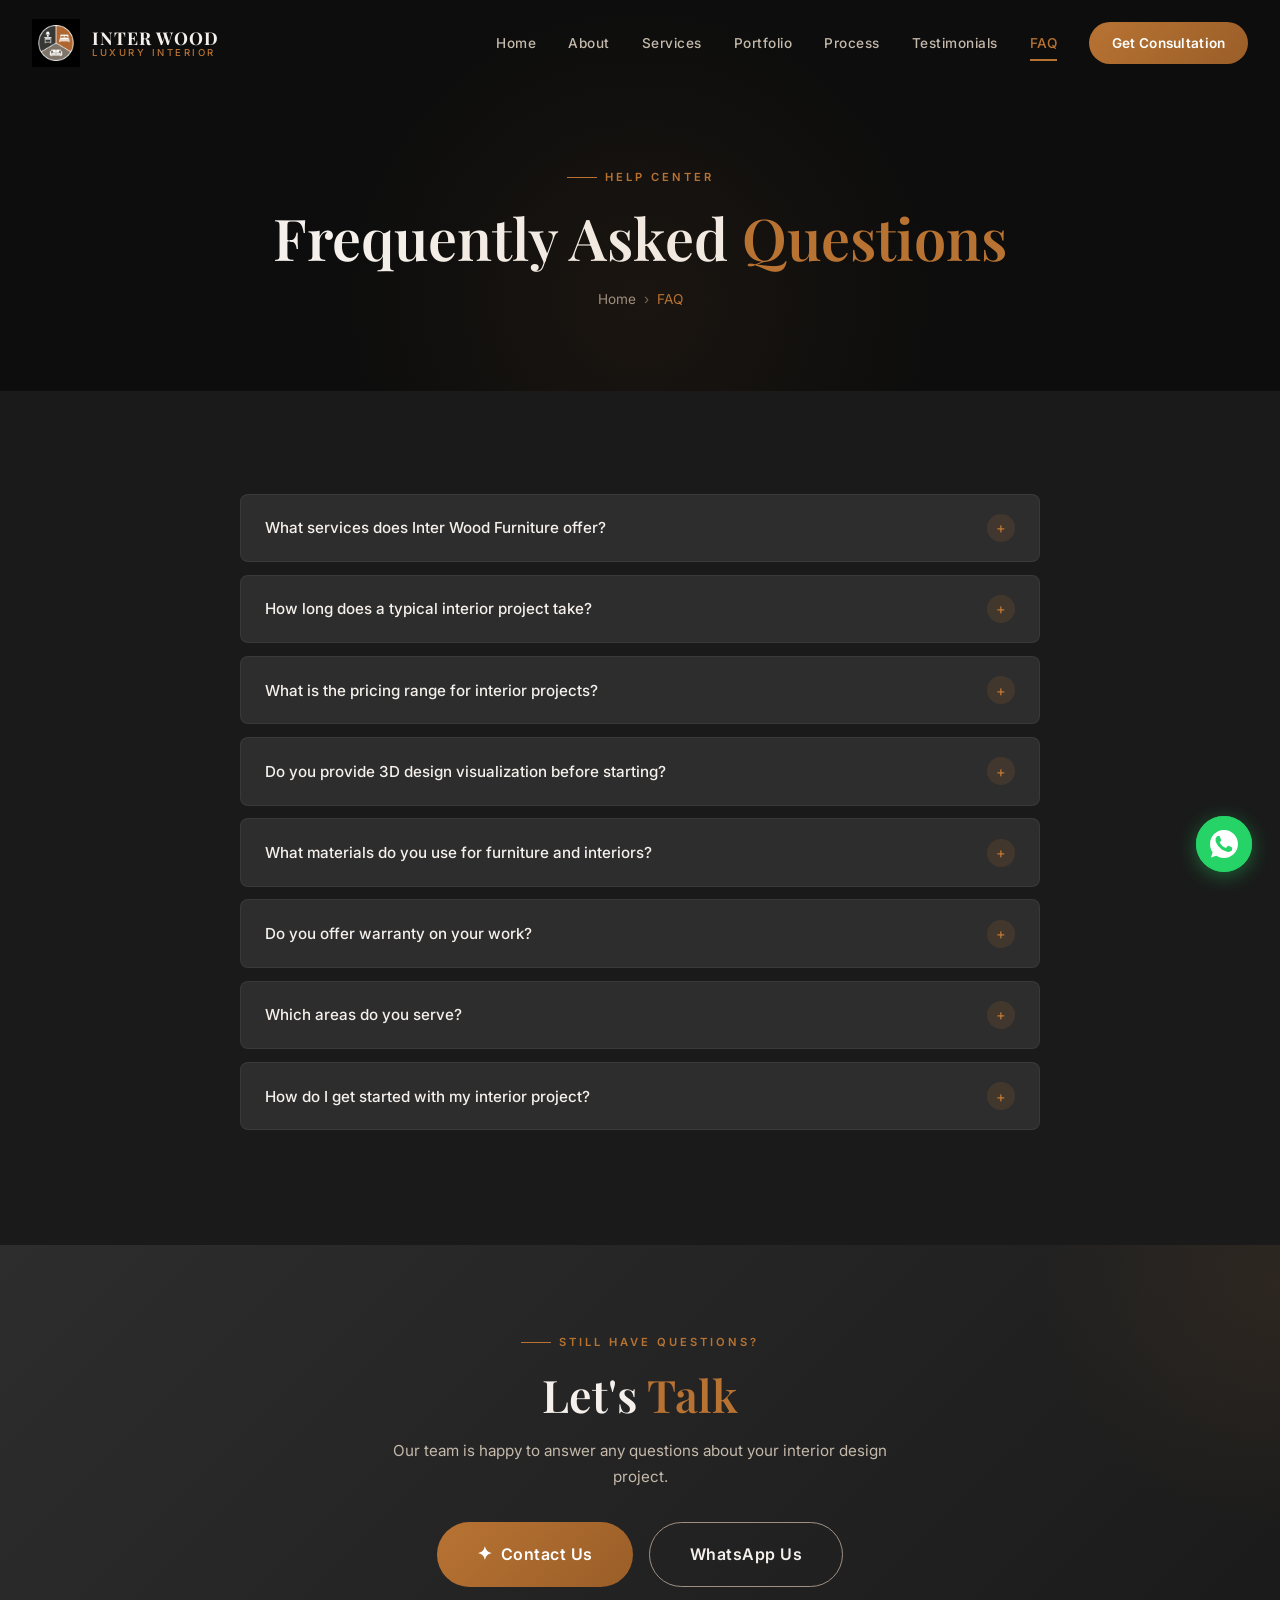
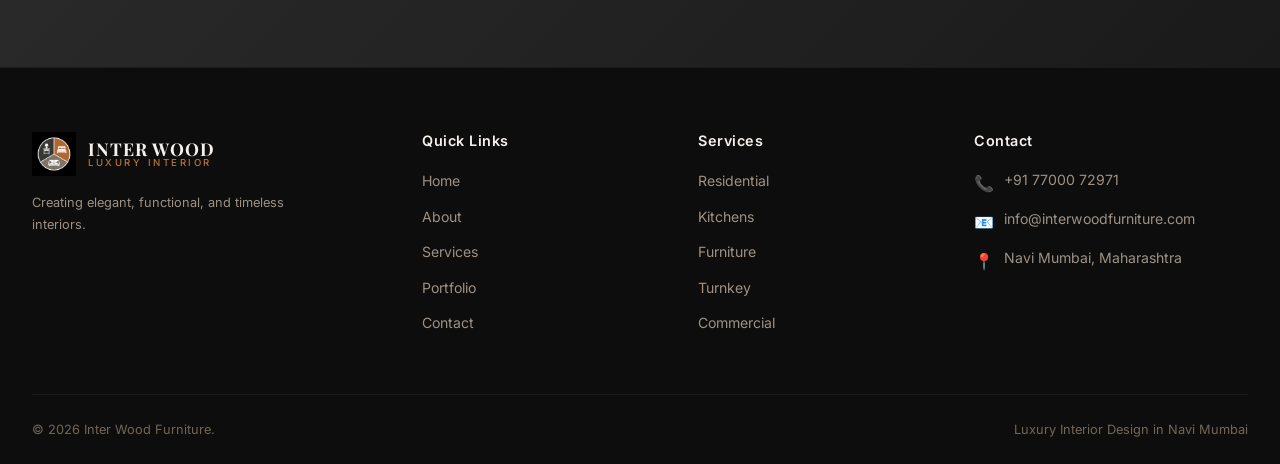
<file: faq.html>
<!DOCTYPE html>
<html lang="en">
<head>
  <meta charset="UTF-8">
  <meta name="viewport" content="width=device-width, initial-scale=1.0">
  <title>FAQ | Inter Wood Furniture - Frequently Asked Questions - Navi Mumbai</title>
  <meta name="description" content="Find answers to common questions about Inter Wood Furniture's interior design process, pricing, timelines, materials, and warranty.">
  <link rel="canonical" href="https://interwoodfurniture.com/faq.html">
  <link rel="stylesheet" href="css/style.css">
  <link rel="stylesheet" href="css/components.css">
  <link rel="stylesheet" href="css/pages.css">
</head>
<body>
  <div class="page-loader"><div class="loader-line"></div></div>
  <nav class="navbar" id="navbar"><div class="container"><a href="index.html" class="nav-logo"><img src="assets/images/logo.png" alt="Inter Wood Furniture Logo" style="height:48px;width:auto"><div class="nav-logo-text"><span class="brand-name">INTER WOOD</span><span class="brand-tagline">Luxury Interior</span></div></a><div class="nav-links" id="navLinks"><a href="index.html">Home</a><a href="about.html">About</a><a href="services.html">Services</a><a href="portfolio.html">Portfolio</a><a href="process.html">Process</a><a href="testimonials.html">Testimonials</a><a href="faq.html">FAQ</a><a href="contact.html" class="nav-cta">Get Consultation</a></div><div class="nav-hamburger" id="hamburger"><span></span><span></span><span></span></div></div></nav>

  <section class="page-hero">
    <div class="container">
      <span class="section-label">Help Center</span>
      <h1>Frequently Asked <span class="text-copper">Questions</span></h1>
      <div class="breadcrumb"><a href="index.html">Home</a><span class="sep">›</span><span class="current">FAQ</span></div>
    </div>
  </section>

  <section class="section">
    <div class="container">
      <div class="faq-list reveal">
        <div class="faq-item">
          <button class="faq-question">What services does Inter Wood Furniture offer?<span class="faq-icon">+</span></button>
          <div class="faq-answer"><div class="faq-answer-inner">We offer complete interior design solutions including residential interiors, modular kitchens, wardrobes & smart storage, custom furniture, turnkey interior projects, and commercial interiors for offices, showrooms, and retail spaces.</div></div>
        </div>
        <div class="faq-item">
          <button class="faq-question">How long does a typical interior project take?<span class="faq-icon">+</span></button>
          <div class="faq-answer"><div class="faq-answer-inner">Project timelines vary based on scope and complexity. A single room typically takes 2-3 weeks, while a complete home interior (2BHK/3BHK) takes 45-60 days from design approval to final handover. We provide a detailed timeline during the consultation phase.</div></div>
        </div>
        <div class="faq-item">
          <button class="faq-question">What is the pricing range for interior projects?<span class="faq-icon">+</span></button>
          <div class="faq-answer"><div class="faq-answer-inner">Our pricing depends on the scope of work, materials selected, and level of customization. We offer solutions across different budget ranges while maintaining premium quality. Contact us for a free consultation and personalized quote based on your requirements.</div></div>
        </div>
        <div class="faq-item">
          <button class="faq-question">Do you provide 3D design visualization before starting?<span class="faq-icon">+</span></button>
          <div class="faq-answer"><div class="faq-answer-inner">Yes! We create detailed 3D visualizations and photorealistic renders of every room so you can see exactly how your interior will look before we begin any execution work. This ensures complete satisfaction with the design.</div></div>
        </div>
        <div class="faq-item">
          <button class="faq-question">What materials do you use for furniture and interiors?<span class="faq-icon">+</span></button>
          <div class="faq-answer"><div class="faq-answer-inner">We use only premium quality materials including branded plywood, laminates, hardware, and fittings from trusted manufacturers. All materials come with quality assurance and we ensure durability and premium finishing in every project.</div></div>
        </div>
        <div class="faq-item">
          <button class="faq-question">Do you offer warranty on your work?<span class="faq-icon">+</span></button>
          <div class="faq-answer"><div class="faq-answer-inner">Yes, we provide warranty on all our furniture and interior work. The warranty covers manufacturing defects, hardware issues, and finishing quality. Specific warranty terms are detailed in your project agreement.</div></div>
        </div>
        <div class="faq-item">
          <button class="faq-question">Which areas do you serve?<span class="faq-icon">+</span></button>
          <div class="faq-answer"><div class="faq-answer-inner">We primarily serve Navi Mumbai and surrounding areas including Ulwe, Kharghar, Panvel, Belapur, Vashi, Nerul, and Seawoods. We also take up projects across Mumbai and other cities in Maharashtra.</div></div>
        </div>
        <div class="faq-item">
          <button class="faq-question">How do I get started with my interior project?<span class="faq-icon">+</span></button>
          <div class="faq-answer"><div class="faq-answer-inner">Simply reach out to us via phone, WhatsApp, or our contact form to book a free consultation. Our design team will visit your space, understand your requirements, and provide a detailed proposal with design concepts and pricing.</div></div>
        </div>
      </div>
    </div>
  </section>

  <section class="cta-section">
    <div class="container reveal">
      <span class="section-label">Still Have Questions?</span>
      <h2>Let's <span class="text-copper">Talk</span></h2>
      <p>Our team is happy to answer any questions about your interior design project.</p>
      <div class="cta-buttons"><a href="contact.html" class="btn btn-primary btn-lg"><span class="btn-icon">✦</span> Contact Us</a><a href="https://wa.me/917700072971" class="btn btn-outline btn-lg" target="_blank">WhatsApp Us</a></div>
    </div>
  </section>

  <footer class="footer"><div class="container"><div class="footer-grid"><div class="footer-brand"><a href="index.html" class="nav-logo"><img src="assets/images/logo.png" alt="Inter Wood Furniture Logo" style="height:44px;width:auto"><div class="nav-logo-text"><span class="brand-name">INTER WOOD</span><span class="brand-tagline">Luxury Interior</span></div></a><p style="margin-top:1rem">Creating elegant, functional, and timeless interiors.</p></div><div class="footer-col"><h5>Quick Links</h5><ul><li><a href="index.html">Home</a></li><li><a href="about.html">About</a></li><li><a href="services.html">Services</a></li><li><a href="portfolio.html">Portfolio</a></li><li><a href="contact.html">Contact</a></li></ul></div><div class="footer-col"><h5>Services</h5><ul><li><a href="services.html">Residential</a></li><li><a href="services.html">Kitchens</a></li><li><a href="services.html">Furniture</a></li><li><a href="services.html">Turnkey</a></li><li><a href="services.html">Commercial</a></li></ul></div><div class="footer-col"><h5>Contact</h5><ul class="footer-contact"><li><span class="icon">📞</span>+91 77000 72971</li><li><span class="icon">📧</span>info@interwoodfurniture.com</li><li><span class="icon">📍</span>Navi Mumbai, Maharashtra</li></ul></div></div><div class="footer-bottom"><p>&copy; 2026 Inter Wood Furniture.</p><p>Luxury Interior Design in Navi Mumbai</p></div></div></footer>

  <a href="https://wa.me/917700072971" class="whatsapp-float" target="_blank" rel="noopener" aria-label="WhatsApp"><div class="pulse-ring"></div><svg viewBox="0 0 32 32"><path d="M16.004 0h-.008C7.174 0 0 7.176 0 16c0 3.5 1.128 6.744 3.046 9.378L1.054 31.29l6.118-1.958A15.914 15.914 0 0016.004 32C24.826 32 32 24.822 32 16S24.826 0 16.004 0zm9.35 22.606c-.392 1.106-1.942 2.024-3.2 2.292-.86.18-1.98.324-5.754-1.236-4.832-1.998-7.94-6.9-8.18-7.22-.232-.318-1.932-2.576-1.932-4.916s1.222-3.49 1.656-3.968c.434-.478.948-.598 1.264-.598.316 0 .632.004.908.016.292.014.682-.11 1.068.814.392.944 1.332 3.252 1.448 3.49.118.238.196.516.04.832-.156.318-.236.516-.47.794-.236.278-.496.622-.708.834-.236.236-.482.492-.208.966.274.472 1.218 2.01 2.616 3.258 1.798 1.604 3.314 2.1 3.786 2.336.472.236.748.198 1.022-.118.278-.318 1.186-1.382 1.502-1.858.316-.476.632-.394 1.066-.236.434.156 2.744 1.294 3.216 1.53.472.236.786.354.902.55.118.194.118 1.138-.274 2.244z" fill="white"/></svg></a>
  <script src="js/main.js"></script>
  <script src="js/faq.js"></script>
</body>
</html>
</file>
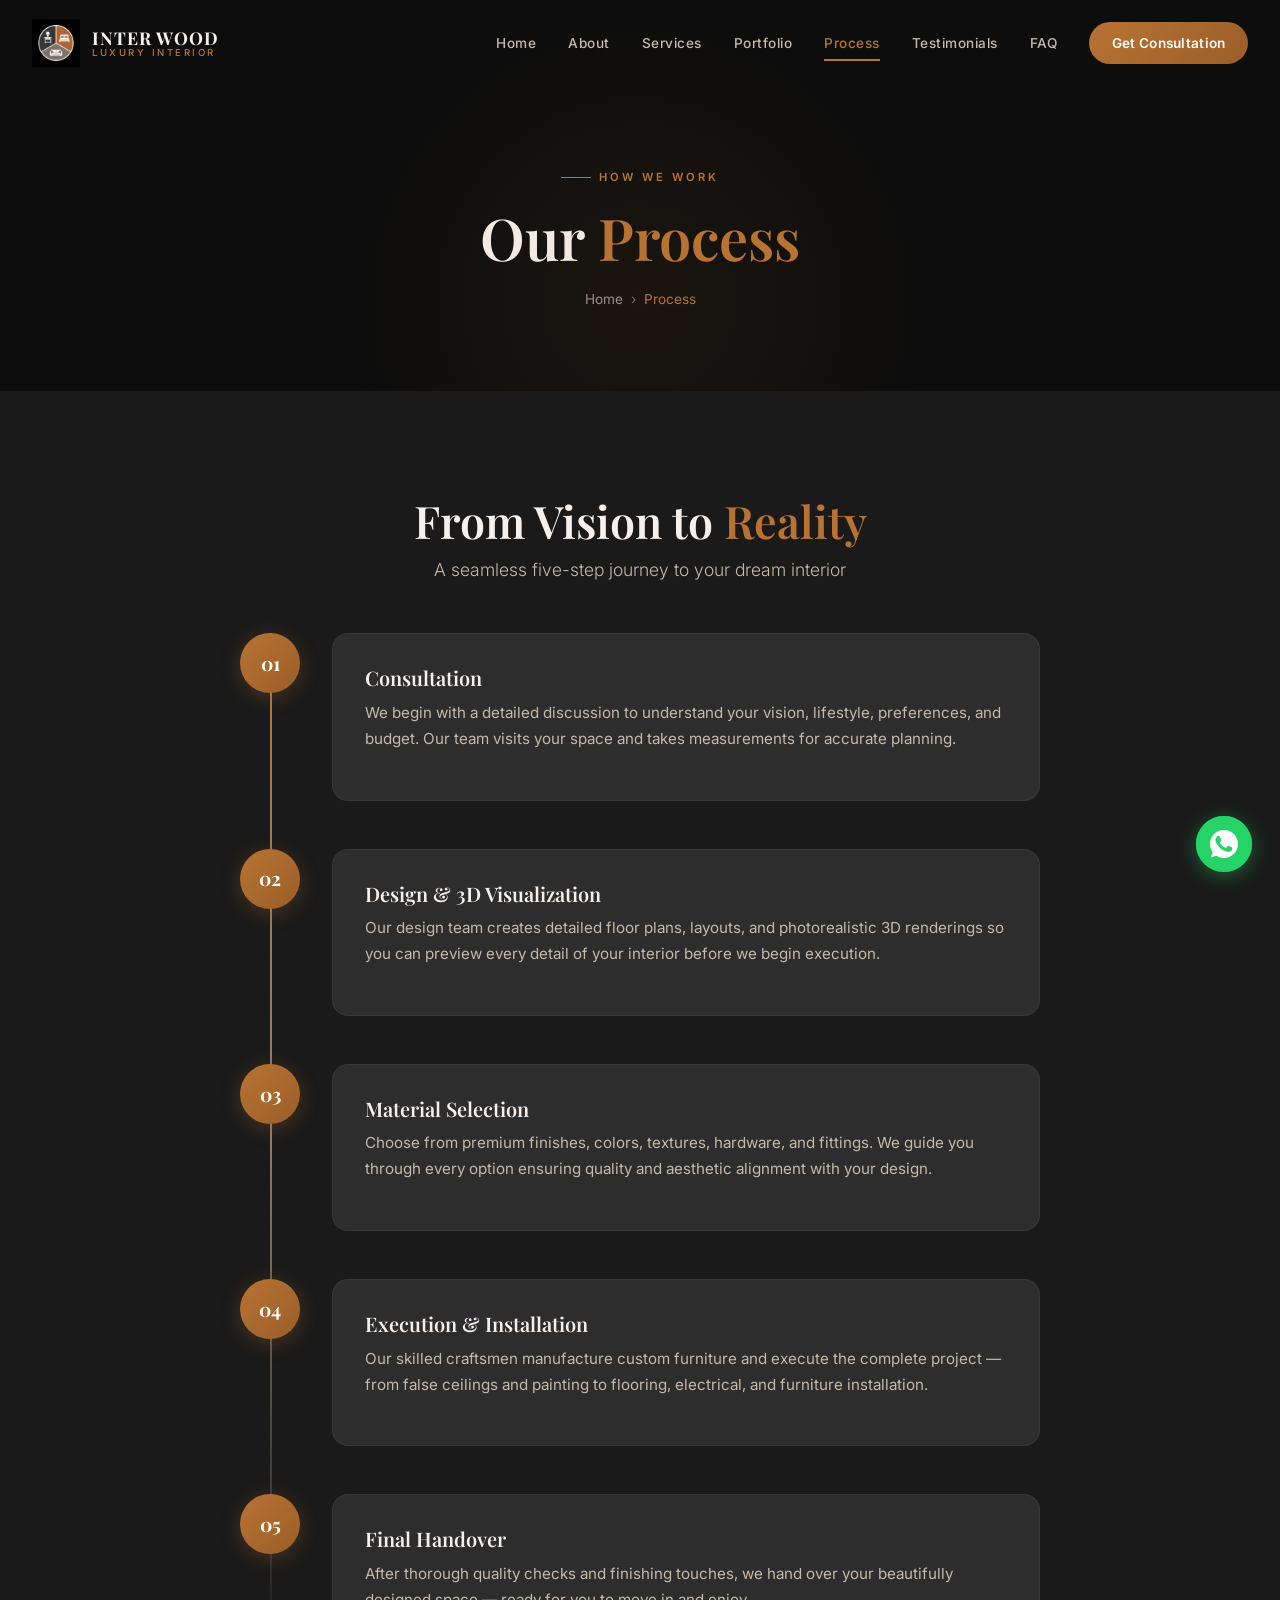
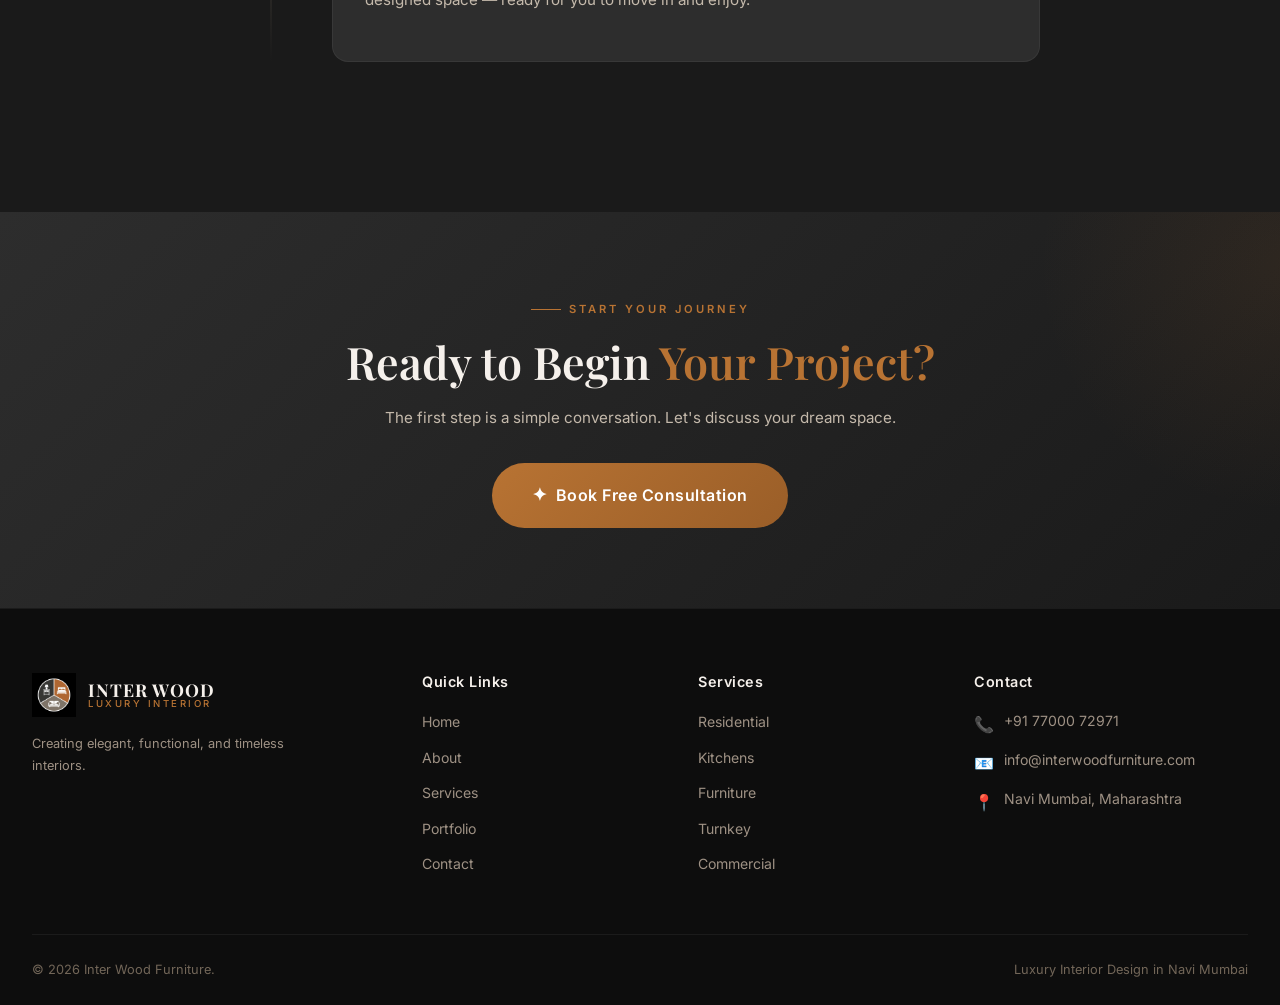
<file: process.html>
<!DOCTYPE html>
<html lang="en">
<head>
  <meta charset="UTF-8">
  <meta name="viewport" content="width=device-width, initial-scale=1.0">
  <title>Our Process | Inter Wood Furniture - Interior Design Process in Navi Mumbai</title>
  <meta name="description" content="Discover how Inter Wood Furniture works — from initial consultation and 3D design to material selection, execution, and final handover.">
  <link rel="canonical" href="https://interwoodfurniture.com/process.html">
  <link rel="stylesheet" href="css/style.css">
  <link rel="stylesheet" href="css/components.css">
  <link rel="stylesheet" href="css/pages.css">
</head>
<body>
  <div class="page-loader"><div class="loader-line"></div></div>
  <nav class="navbar" id="navbar"><div class="container"><a href="index.html" class="nav-logo"><img src="assets/images/logo.png" alt="Inter Wood Furniture Logo" style="height:48px;width:auto"><div class="nav-logo-text"><span class="brand-name">INTER WOOD</span><span class="brand-tagline">Luxury Interior</span></div></a><div class="nav-links" id="navLinks"><a href="index.html">Home</a><a href="about.html">About</a><a href="services.html">Services</a><a href="portfolio.html">Portfolio</a><a href="process.html">Process</a><a href="testimonials.html">Testimonials</a><a href="faq.html">FAQ</a><a href="contact.html" class="nav-cta">Get Consultation</a></div><div class="nav-hamburger" id="hamburger"><span></span><span></span><span></span></div></div></nav>

  <section class="page-hero">
    <div class="container">
      <span class="section-label">How We Work</span>
      <h1>Our <span class="text-copper">Process</span></h1>
      <div class="breadcrumb"><a href="index.html">Home</a><span class="sep">›</span><span class="current">Process</span></div>
    </div>
  </section>

  <section class="section">
    <div class="container">
      <div class="text-center reveal" style="margin-bottom:3rem">
        <h2>From Vision to <span class="text-copper">Reality</span></h2>
        <p class="section-subtitle" style="margin:0.5rem auto 0">A seamless five-step journey to your dream interior</p>
      </div>
      <div class="process-timeline">
        <div class="timeline-item reveal">
          <div class="timeline-dot">01</div>
          <div class="timeline-content">
            <h3>Consultation</h3>
            <p>We begin with a detailed discussion to understand your vision, lifestyle, preferences, and budget. Our team visits your space and takes measurements for accurate planning.</p>
          </div>
        </div>
        <div class="timeline-item reveal">
          <div class="timeline-dot">02</div>
          <div class="timeline-content">
            <h3>Design &amp; 3D Visualization</h3>
            <p>Our design team creates detailed floor plans, layouts, and photorealistic 3D renderings so you can preview every detail of your interior before we begin execution.</p>
          </div>
        </div>
        <div class="timeline-item reveal">
          <div class="timeline-dot">03</div>
          <div class="timeline-content">
            <h3>Material Selection</h3>
            <p>Choose from premium finishes, colors, textures, hardware, and fittings. We guide you through every option ensuring quality and aesthetic alignment with your design.</p>
          </div>
        </div>
        <div class="timeline-item reveal">
          <div class="timeline-dot">04</div>
          <div class="timeline-content">
            <h3>Execution &amp; Installation</h3>
            <p>Our skilled craftsmen manufacture custom furniture and execute the complete project — from false ceilings and painting to flooring, electrical, and furniture installation.</p>
          </div>
        </div>
        <div class="timeline-item reveal">
          <div class="timeline-dot">05</div>
          <div class="timeline-content">
            <h3>Final Handover</h3>
            <p>After thorough quality checks and finishing touches, we hand over your beautifully designed space — ready for you to move in and enjoy.</p>
          </div>
        </div>
      </div>
    </div>
  </section>

  <section class="cta-section">
    <div class="container reveal">
      <span class="section-label">Start Your Journey</span>
      <h2>Ready to Begin <span class="text-copper">Your Project?</span></h2>
      <p>The first step is a simple conversation. Let's discuss your dream space.</p>
      <div class="cta-buttons"><a href="contact.html" class="btn btn-primary btn-lg"><span class="btn-icon">✦</span> Book Free Consultation</a></div>
    </div>
  </section>

  <footer class="footer"><div class="container"><div class="footer-grid"><div class="footer-brand"><a href="index.html" class="nav-logo"><img src="assets/images/logo.png" alt="Inter Wood Furniture Logo" style="height:44px;width:auto"><div class="nav-logo-text"><span class="brand-name">INTER WOOD</span><span class="brand-tagline">Luxury Interior</span></div></a><p style="margin-top:1rem">Creating elegant, functional, and timeless interiors.</p></div><div class="footer-col"><h5>Quick Links</h5><ul><li><a href="index.html">Home</a></li><li><a href="about.html">About</a></li><li><a href="services.html">Services</a></li><li><a href="portfolio.html">Portfolio</a></li><li><a href="contact.html">Contact</a></li></ul></div><div class="footer-col"><h5>Services</h5><ul><li><a href="services.html">Residential</a></li><li><a href="services.html">Kitchens</a></li><li><a href="services.html">Furniture</a></li><li><a href="services.html">Turnkey</a></li><li><a href="services.html">Commercial</a></li></ul></div><div class="footer-col"><h5>Contact</h5><ul class="footer-contact"><li><span class="icon">📞</span>+91 77000 72971</li><li><span class="icon">📧</span>info@interwoodfurniture.com</li><li><span class="icon">📍</span>Navi Mumbai, Maharashtra</li></ul></div></div><div class="footer-bottom"><p>&copy; 2026 Inter Wood Furniture.</p><p>Luxury Interior Design in Navi Mumbai</p></div></div></footer>

  <a href="https://wa.me/917700072971" class="whatsapp-float" target="_blank" rel="noopener" aria-label="WhatsApp"><div class="pulse-ring"></div><svg viewBox="0 0 32 32"><path d="M16.004 0h-.008C7.174 0 0 7.176 0 16c0 3.5 1.128 6.744 3.046 9.378L1.054 31.29l6.118-1.958A15.914 15.914 0 0016.004 32C24.826 32 32 24.822 32 16S24.826 0 16.004 0zm9.35 22.606c-.392 1.106-1.942 2.024-3.2 2.292-.86.18-1.98.324-5.754-1.236-4.832-1.998-7.94-6.9-8.18-7.22-.232-.318-1.932-2.576-1.932-4.916s1.222-3.49 1.656-3.968c.434-.478.948-.598 1.264-.598.316 0 .632.004.908.016.292.014.682-.11 1.068.814.392.944 1.332 3.252 1.448 3.49.118.238.196.516.04.832-.156.318-.236.516-.47.794-.236.278-.496.622-.708.834-.236.236-.482.492-.208.966.274.472 1.218 2.01 2.616 3.258 1.798 1.604 3.314 2.1 3.786 2.336.472.236.748.198 1.022-.118.278-.318 1.186-1.382 1.502-1.858.316-.476.632-.394 1.066-.236.434.156 2.744 1.294 3.216 1.53.472.236.786.354.902.55.118.194.118 1.138-.274 2.244z" fill="white"/></svg></a>

  <script src="js/main.js"></script>
</body>
</html>
</file>
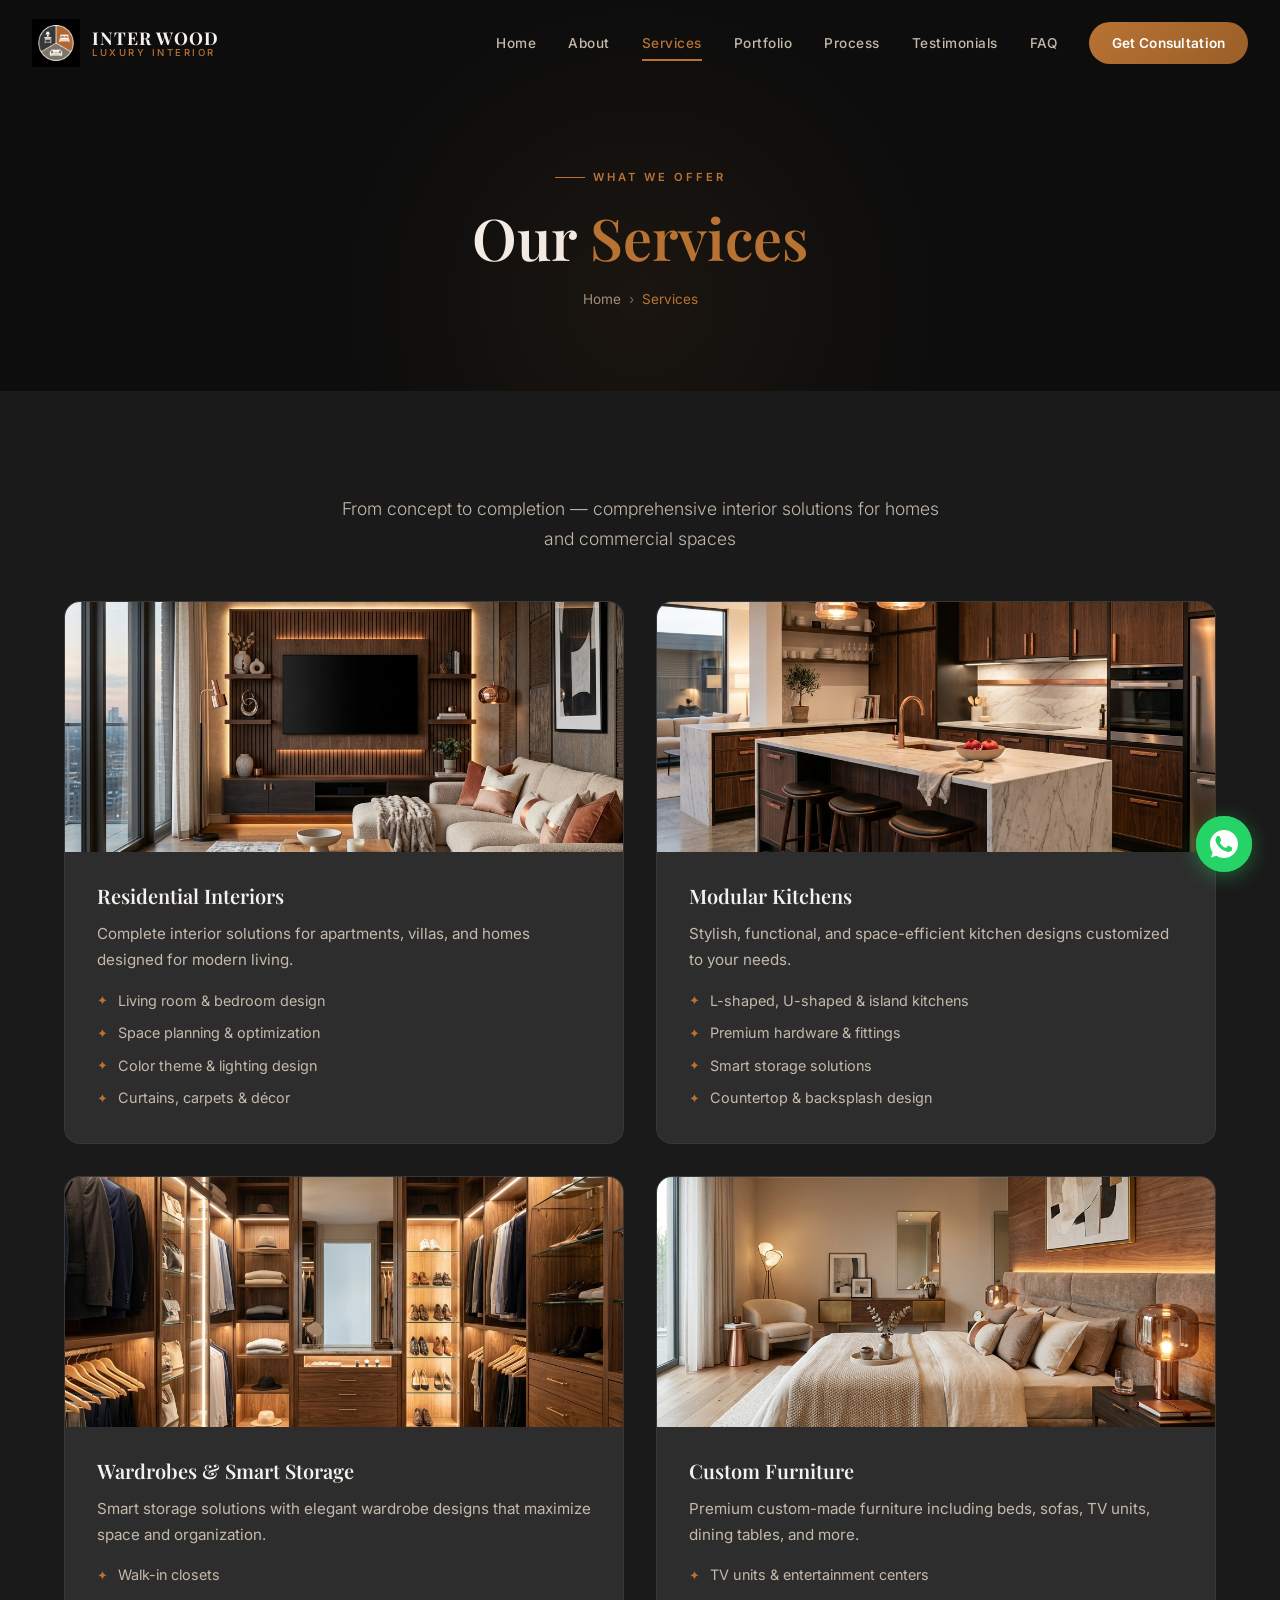
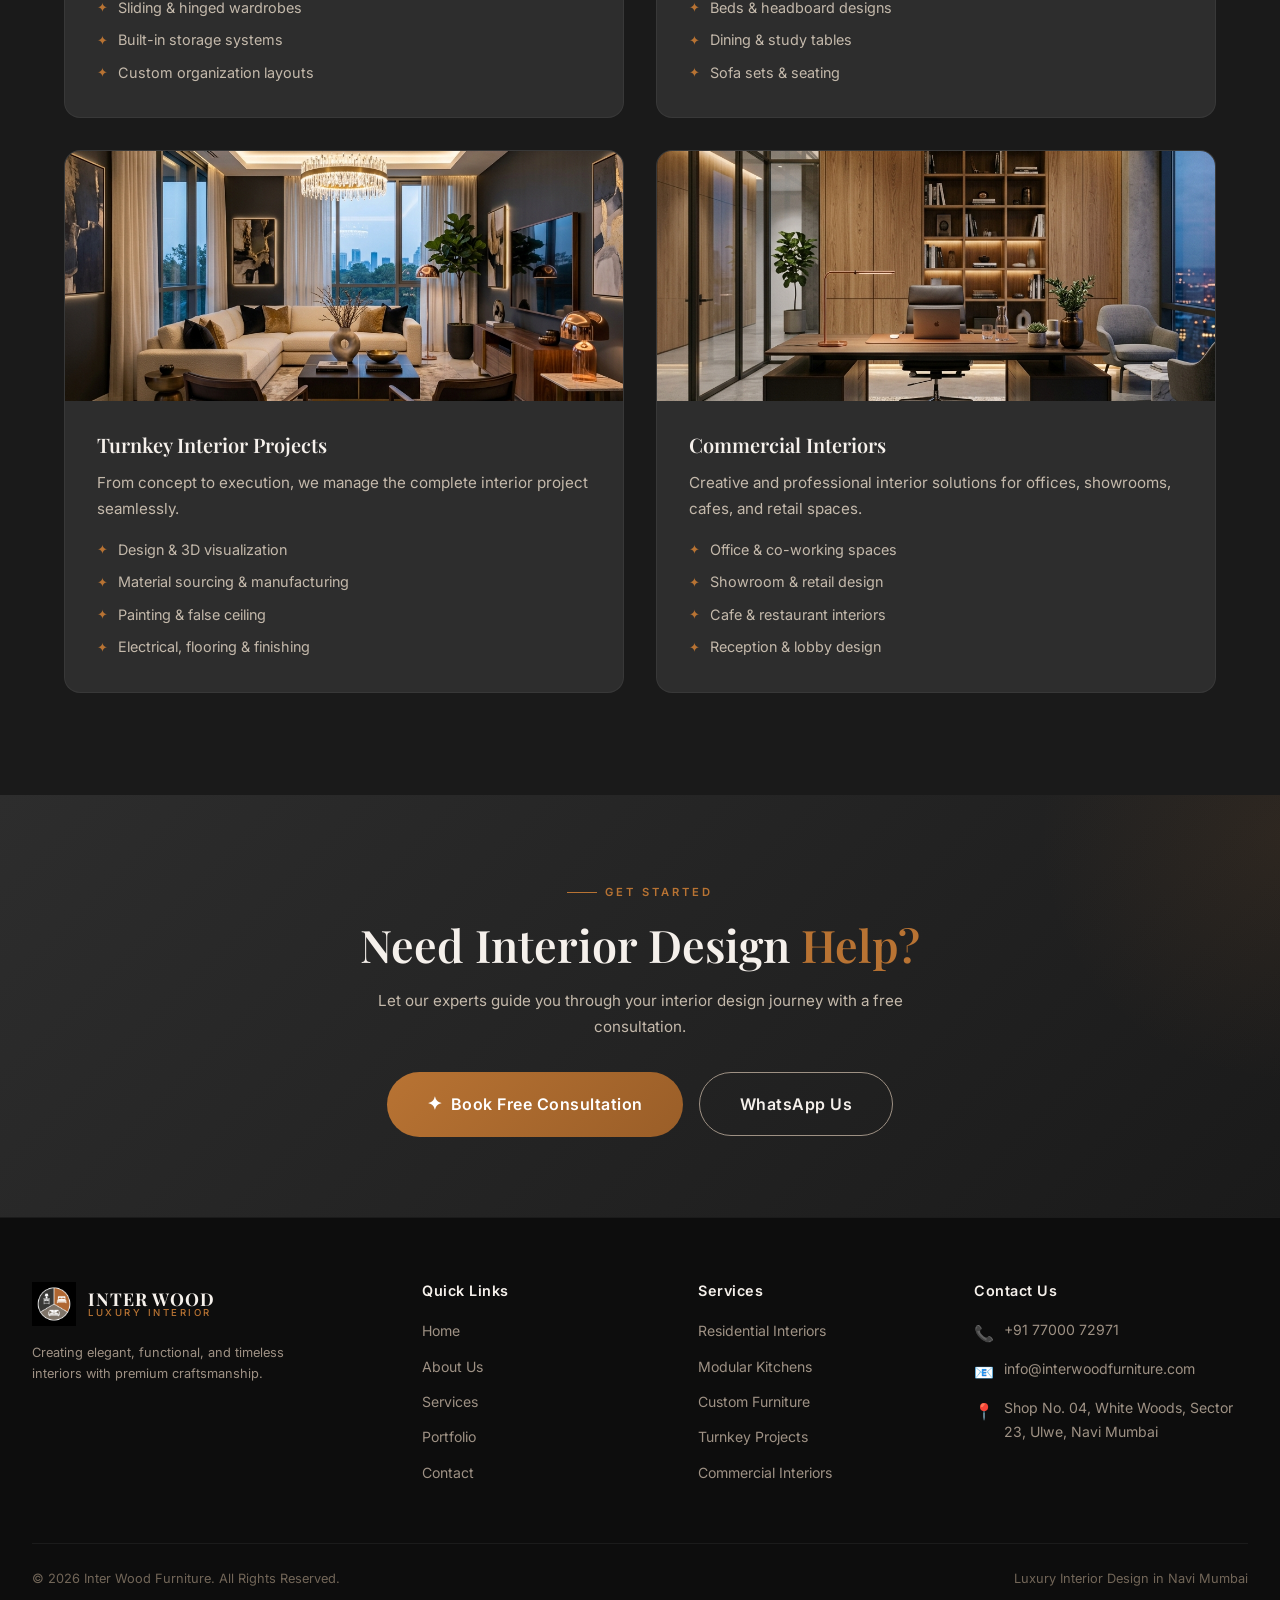
<file: services.html>
<!DOCTYPE html>
<html lang="en">
<head>
  <meta charset="UTF-8">
  <meta name="viewport" content="width=device-width, initial-scale=1.0">
  <title>Our Services | Inter Wood Furniture - Interior Design & Custom Furniture Navi Mumbai</title>
  <meta name="description" content="Explore Inter Wood Furniture's services: residential interiors, modular kitchens, wardrobes, custom furniture, turnkey projects, and commercial interior solutions in Pune.">
  <link rel="canonical" href="https://interwoodfurniture.com/services.html">
  <link rel="stylesheet" href="css/style.css">
  <link rel="stylesheet" href="css/components.css">
  <link rel="stylesheet" href="css/pages.css">
</head>
<body>
  <div class="page-loader"><div class="loader-line"></div></div>
  <nav class="navbar" id="navbar">
    <div class="container">
      <a href="index.html" class="nav-logo"><img src="assets/images/logo.png" alt="Inter Wood Furniture Logo" style="height:48px;width:auto"><div class="nav-logo-text"><span class="brand-name">INTER WOOD</span><span class="brand-tagline">Luxury Interior</span></div></a>
      <div class="nav-links" id="navLinks"><a href="index.html">Home</a><a href="about.html">About</a><a href="services.html">Services</a><a href="portfolio.html">Portfolio</a><a href="process.html">Process</a><a href="testimonials.html">Testimonials</a><a href="faq.html">FAQ</a><a href="contact.html" class="nav-cta">Get Consultation</a></div>
      <div class="nav-hamburger" id="hamburger"><span></span><span></span><span></span></div>
    </div>
  </nav>

  <section class="page-hero">
    <div class="container">
      <span class="section-label">What We Offer</span>
      <h1>Our <span class="text-copper">Services</span></h1>
      <div class="breadcrumb"><a href="index.html">Home</a><span class="sep">›</span><span class="current">Services</span></div>
    </div>
  </section>

  <section class="section">
    <div class="container">
      <div class="text-center reveal">
        <p class="section-subtitle" style="margin:0 auto 3rem">From concept to completion — comprehensive interior solutions for homes and commercial spaces</p>
      </div>
      <div class="services-page-grid stagger-children">
        <div class="service-detail-card">
          <div class="service-detail-image"><img src="assets/images/livingroom.png" alt="Residential interior design services in Pune"></div>
          <div class="service-detail-body">
            <h3>Residential Interiors</h3>
            <p>Complete interior solutions for apartments, villas, and homes designed for modern living.</p>
            <ul>
              <li><span class="li-icon">✦</span> Living room &amp; bedroom design</li>
              <li><span class="li-icon">✦</span> Space planning &amp; optimization</li>
              <li><span class="li-icon">✦</span> Color theme &amp; lighting design</li>
              <li><span class="li-icon">✦</span> Curtains, carpets &amp; décor</li>
            </ul>
          </div>
        </div>
        <div class="service-detail-card">
          <div class="service-detail-image"><img src="assets/images/kitchen.png" alt="Modular kitchen design services in Pune"></div>
          <div class="service-detail-body">
            <h3>Modular Kitchens</h3>
            <p>Stylish, functional, and space-efficient kitchen designs customized to your needs.</p>
            <ul>
              <li><span class="li-icon">✦</span> L-shaped, U-shaped &amp; island kitchens</li>
              <li><span class="li-icon">✦</span> Premium hardware &amp; fittings</li>
              <li><span class="li-icon">✦</span> Smart storage solutions</li>
              <li><span class="li-icon">✦</span> Countertop &amp; backsplash design</li>
            </ul>
          </div>
        </div>
        <div class="service-detail-card">
          <div class="service-detail-image"><img src="assets/images/wardrobe.png" alt="Custom wardrobe and storage solutions"></div>
          <div class="service-detail-body">
            <h3>Wardrobes &amp; Smart Storage</h3>
            <p>Smart storage solutions with elegant wardrobe designs that maximize space and organization.</p>
            <ul>
              <li><span class="li-icon">✦</span> Walk-in closets</li>
              <li><span class="li-icon">✦</span> Sliding &amp; hinged wardrobes</li>
              <li><span class="li-icon">✦</span> Built-in storage systems</li>
              <li><span class="li-icon">✦</span> Custom organization layouts</li>
            </ul>
          </div>
        </div>
        <div class="service-detail-card">
          <div class="service-detail-image"><img src="assets/images/bedroom.png" alt="Custom furniture design services"></div>
          <div class="service-detail-body">
            <h3>Custom Furniture</h3>
            <p>Premium custom-made furniture including beds, sofas, TV units, dining tables, and more.</p>
            <ul>
              <li><span class="li-icon">✦</span> TV units &amp; entertainment centers</li>
              <li><span class="li-icon">✦</span> Beds &amp; headboard designs</li>
              <li><span class="li-icon">✦</span> Dining &amp; study tables</li>
              <li><span class="li-icon">✦</span> Sofa sets &amp; seating</li>
            </ul>
          </div>
        </div>
        <div class="service-detail-card">
          <div class="service-detail-image"><img src="assets/images/hero-bg.png" alt="Turnkey interior project services"></div>
          <div class="service-detail-body">
            <h3>Turnkey Interior Projects</h3>
            <p>From concept to execution, we manage the complete interior project seamlessly.</p>
            <ul>
              <li><span class="li-icon">✦</span> Design &amp; 3D visualization</li>
              <li><span class="li-icon">✦</span> Material sourcing &amp; manufacturing</li>
              <li><span class="li-icon">✦</span> Painting &amp; false ceiling</li>
              <li><span class="li-icon">✦</span> Electrical, flooring &amp; finishing</li>
            </ul>
          </div>
        </div>
        <div class="service-detail-card">
          <div class="service-detail-image"><img src="assets/images/office.png" alt="Commercial interior design services"></div>
          <div class="service-detail-body">
            <h3>Commercial Interiors</h3>
            <p>Creative and professional interior solutions for offices, showrooms, cafes, and retail spaces.</p>
            <ul>
              <li><span class="li-icon">✦</span> Office &amp; co-working spaces</li>
              <li><span class="li-icon">✦</span> Showroom &amp; retail design</li>
              <li><span class="li-icon">✦</span> Cafe &amp; restaurant interiors</li>
              <li><span class="li-icon">✦</span> Reception &amp; lobby design</li>
            </ul>
          </div>
        </div>
      </div>
    </div>
  </section>

  <section class="cta-section">
    <div class="container reveal">
      <span class="section-label">Get Started</span>
      <h2>Need Interior Design <span class="text-copper">Help?</span></h2>
      <p>Let our experts guide you through your interior design journey with a free consultation.</p>
      <div class="cta-buttons">
        <a href="contact.html" class="btn btn-primary btn-lg"><span class="btn-icon">✦</span> Book Free Consultation</a>
        <a href="https://wa.me/917700072971?text=Hi,%20I'm%20interested%20in%20your%20services." class="btn btn-outline btn-lg" target="_blank">WhatsApp Us</a>
      </div>
    </div>
  </section>

  <footer class="footer">
    <div class="container">
      <div class="footer-grid">
        <div class="footer-brand"><a href="index.html" class="nav-logo"><img src="assets/images/logo.png" alt="Inter Wood Furniture Logo" style="height:44px;width:auto"><div class="nav-logo-text"><span class="brand-name">INTER WOOD</span><span class="brand-tagline">Luxury Interior</span></div></a><p style="margin-top:1rem">Creating elegant, functional, and timeless interiors with premium craftsmanship.</p></div>
        <div class="footer-col"><h5>Quick Links</h5><ul><li><a href="index.html">Home</a></li><li><a href="about.html">About Us</a></li><li><a href="services.html">Services</a></li><li><a href="portfolio.html">Portfolio</a></li><li><a href="contact.html">Contact</a></li></ul></div>
        <div class="footer-col"><h5>Services</h5><ul><li><a href="services.html">Residential Interiors</a></li><li><a href="services.html">Modular Kitchens</a></li><li><a href="services.html">Custom Furniture</a></li><li><a href="services.html">Turnkey Projects</a></li><li><a href="services.html">Commercial Interiors</a></li></ul></div>
        <div class="footer-col"><h5>Contact Us</h5><ul class="footer-contact"><li><span class="icon">📞</span>+91 77000 72971</li><li><span class="icon">📧</span>info@interwoodfurniture.com</li><li><span class="icon">📍</span>Shop No. 04, White Woods, Sector 23, Ulwe, Navi Mumbai</li></ul></div>
      </div>
      <div class="footer-bottom"><p>&copy; 2026 Inter Wood Furniture. All Rights Reserved.</p><p>Luxury Interior Design in Navi Mumbai</p></div>
    </div>
  </footer>

  <a href="https://wa.me/917700072971" class="whatsapp-float" target="_blank" rel="noopener" aria-label="Chat on WhatsApp"><div class="pulse-ring"></div><svg viewBox="0 0 32 32"><path d="M16.004 0h-.008C7.174 0 0 7.176 0 16c0 3.5 1.128 6.744 3.046 9.378L1.054 31.29l6.118-1.958A15.914 15.914 0 0016.004 32C24.826 32 32 24.822 32 16S24.826 0 16.004 0zm9.35 22.606c-.392 1.106-1.942 2.024-3.2 2.292-.86.18-1.98.324-5.754-1.236-4.832-1.998-7.94-6.9-8.18-7.22-.232-.318-1.932-2.576-1.932-4.916s1.222-3.49 1.656-3.968c.434-.478.948-.598 1.264-.598.316 0 .632.004.908.016.292.014.682-.11 1.068.814.392.944 1.332 3.252 1.448 3.49.118.238.196.516.04.832-.156.318-.236.516-.47.794-.236.278-.496.622-.708.834-.236.236-.482.492-.208.966.274.472 1.218 2.01 2.616 3.258 1.798 1.604 3.314 2.1 3.786 2.336.472.236.748.198 1.022-.118.278-.318 1.186-1.382 1.502-1.858.316-.476.632-.394 1.066-.236.434.156 2.744 1.294 3.216 1.53.472.236.786.354.902.55.118.194.118 1.138-.274 2.244z" fill="white"/></svg></a>

  <script src="js/main.js"></script>
</body>
</html>
</file>
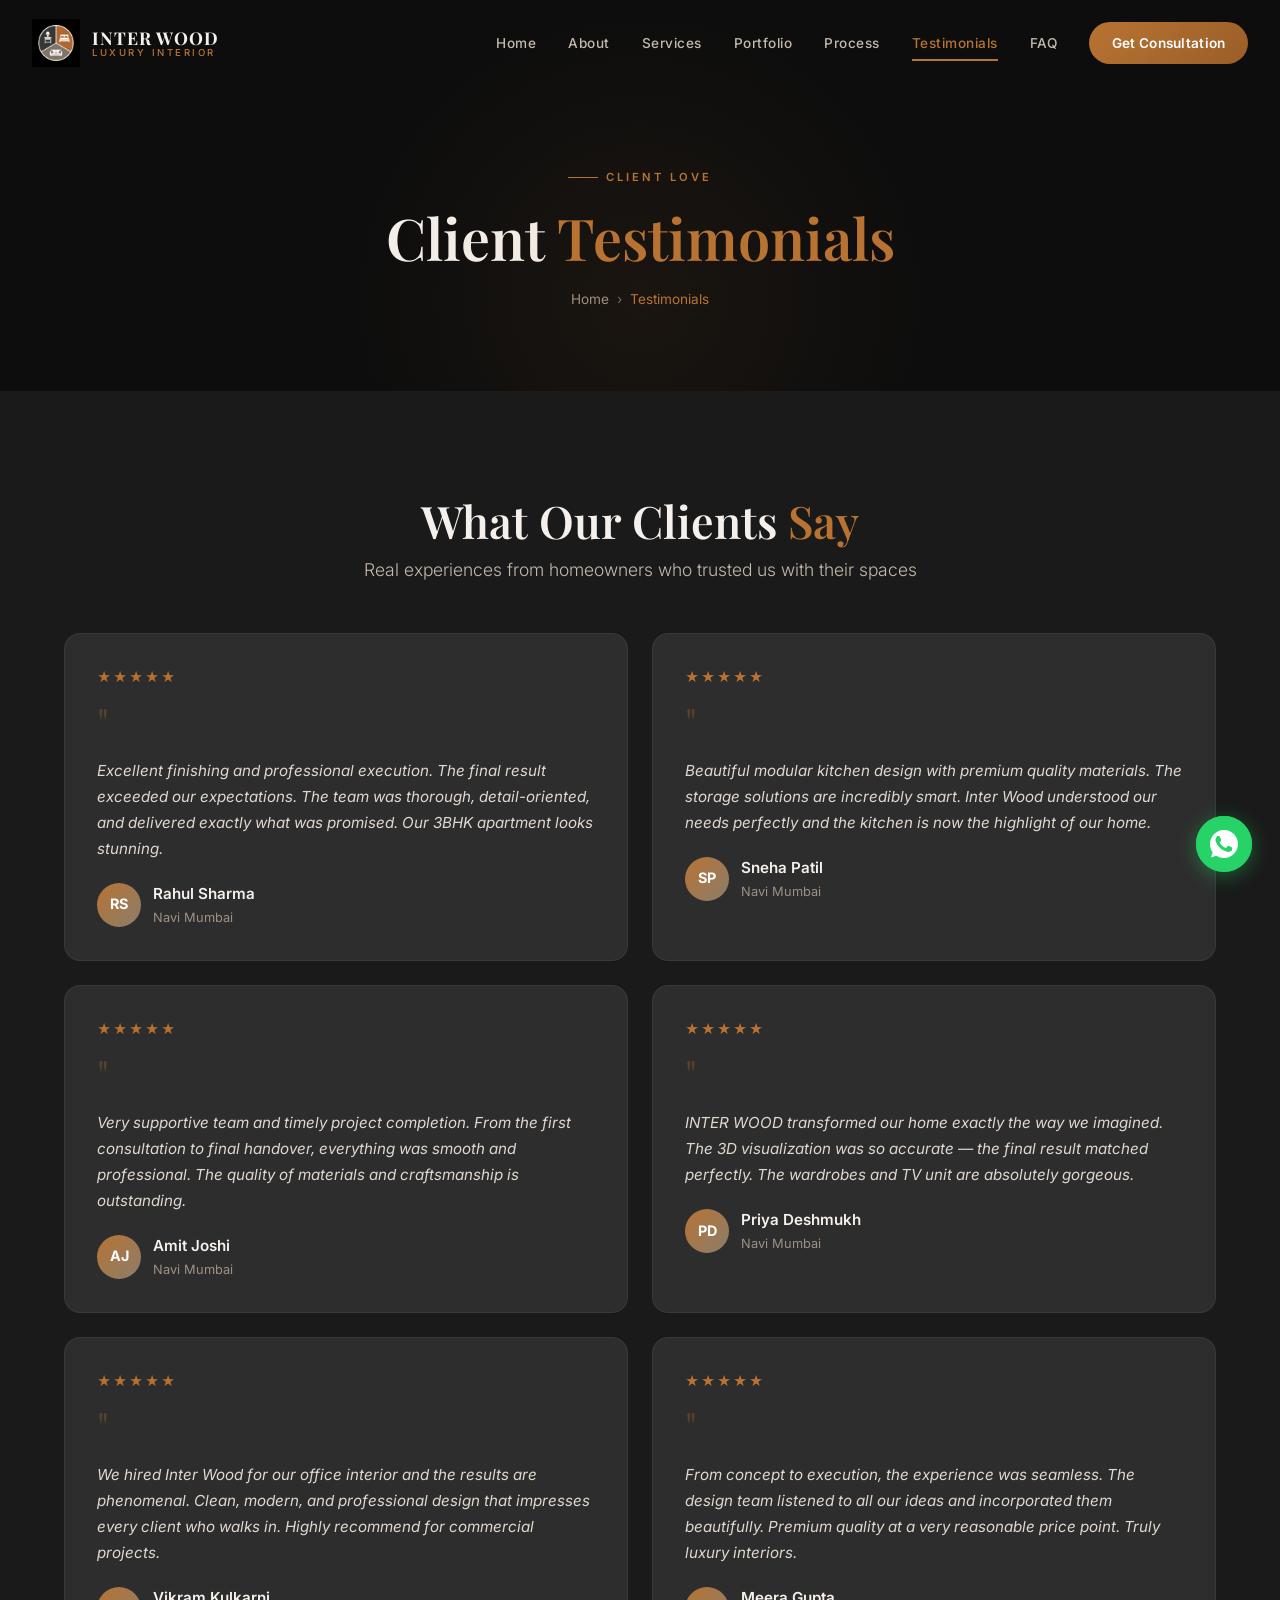
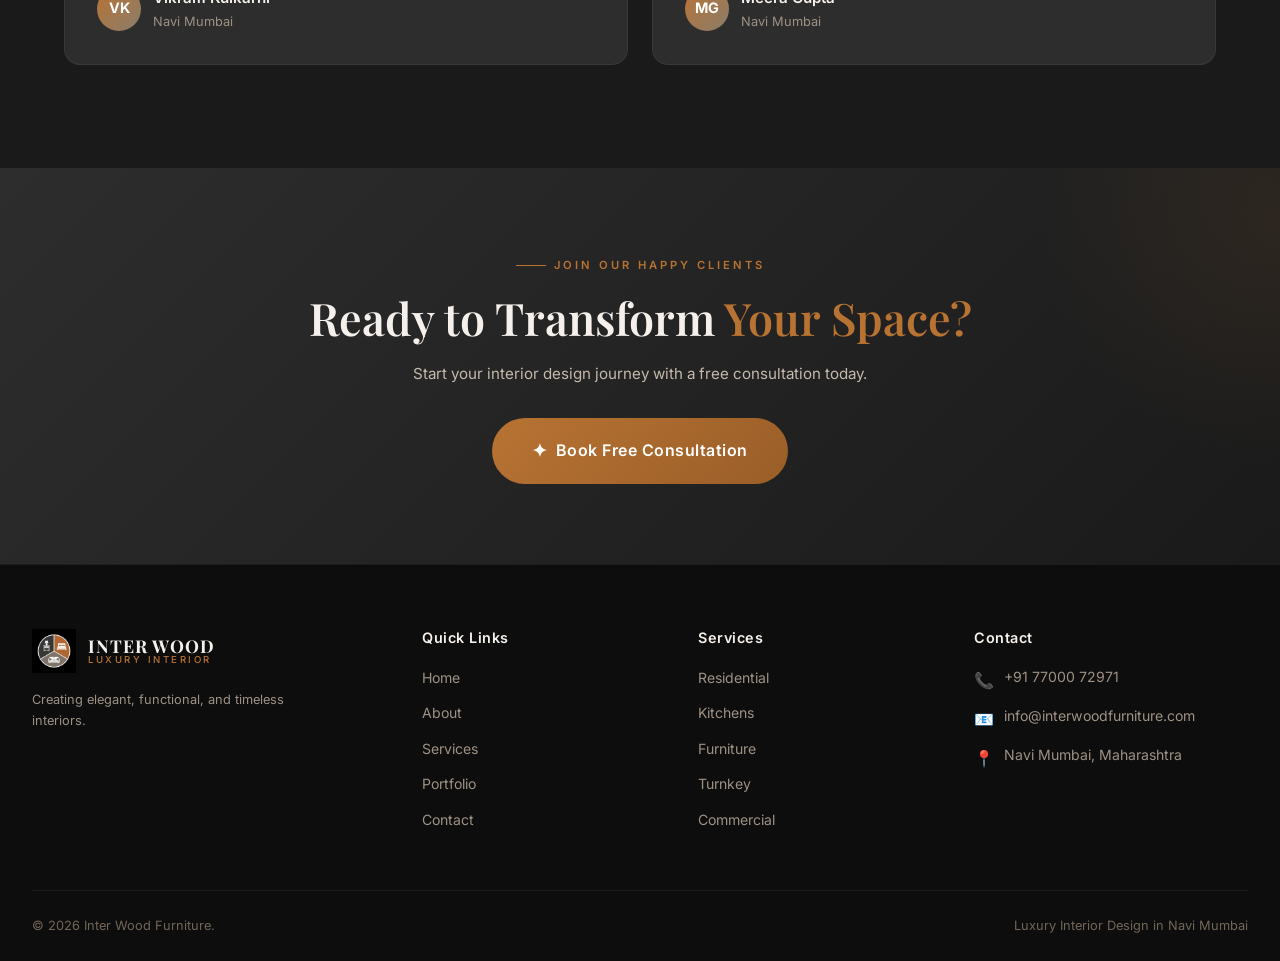
<file: testimonials.html>
<!DOCTYPE html>
<html lang="en">
<head>
  <meta charset="UTF-8">
  <meta name="viewport" content="width=device-width, initial-scale=1.0">
  <title>Client Testimonials | Inter Wood Furniture - Reviews from Navi Mumbai Clients</title>
  <meta name="description" content="Read what our clients say about Inter Wood Furniture's interior design and custom furniture services. Real reviews from satisfied homeowners in Pune.">
  <link rel="canonical" href="https://interwoodfurniture.com/testimonials.html">
  <link rel="stylesheet" href="css/style.css">
  <link rel="stylesheet" href="css/components.css">
  <link rel="stylesheet" href="css/pages.css">
</head>
<body>
  <div class="page-loader"><div class="loader-line"></div></div>
  <nav class="navbar" id="navbar"><div class="container"><a href="index.html" class="nav-logo"><img src="assets/images/logo.png" alt="Inter Wood Furniture Logo" style="height:48px;width:auto"><div class="nav-logo-text"><span class="brand-name">INTER WOOD</span><span class="brand-tagline">Luxury Interior</span></div></a><div class="nav-links" id="navLinks"><a href="index.html">Home</a><a href="about.html">About</a><a href="services.html">Services</a><a href="portfolio.html">Portfolio</a><a href="process.html">Process</a><a href="testimonials.html">Testimonials</a><a href="faq.html">FAQ</a><a href="contact.html" class="nav-cta">Get Consultation</a></div><div class="nav-hamburger" id="hamburger"><span></span><span></span><span></span></div></div></nav>

  <section class="page-hero">
    <div class="container">
      <span class="section-label">Client Love</span>
      <h1>Client <span class="text-copper">Testimonials</span></h1>
      <div class="breadcrumb"><a href="index.html">Home</a><span class="sep">›</span><span class="current">Testimonials</span></div>
    </div>
  </section>

  <section class="section">
    <div class="container">
      <div class="text-center reveal" style="margin-bottom:3rem">
        <h2>What Our Clients <span class="text-copper">Say</span></h2>
        <p class="section-subtitle" style="margin:0.5rem auto 0">Real experiences from homeowners who trusted us with their spaces</p>
      </div>
      <div class="testimonials-page-grid stagger-children">
        <div class="testimonial-card">
          <div class="stars">★★★★★</div>
          <div class="quote-icon">"</div>
          <p>Excellent finishing and professional execution. The final result exceeded our expectations. The team was thorough, detail-oriented, and delivered exactly what was promised. Our 3BHK apartment looks stunning.</p>
          <div class="client-info"><div class="client-avatar">RS</div><div><div class="client-name">Rahul Sharma</div><div class="client-location">Navi Mumbai</div></div></div>
        </div>
        <div class="testimonial-card">
          <div class="stars">★★★★★</div>
          <div class="quote-icon">"</div>
          <p>Beautiful modular kitchen design with premium quality materials. The storage solutions are incredibly smart. Inter Wood understood our needs perfectly and the kitchen is now the highlight of our home.</p>
          <div class="client-info"><div class="client-avatar">SP</div><div><div class="client-name">Sneha Patil</div><div class="client-location">Navi Mumbai</div></div></div>
        </div>
        <div class="testimonial-card">
          <div class="stars">★★★★★</div>
          <div class="quote-icon">"</div>
          <p>Very supportive team and timely project completion. From the first consultation to final handover, everything was smooth and professional. The quality of materials and craftsmanship is outstanding.</p>
          <div class="client-info"><div class="client-avatar">AJ</div><div><div class="client-name">Amit Joshi</div><div class="client-location">Navi Mumbai</div></div></div>
        </div>
        <div class="testimonial-card">
          <div class="stars">★★★★★</div>
          <div class="quote-icon">"</div>
          <p>INTER WOOD transformed our home exactly the way we imagined. The 3D visualization was so accurate — the final result matched perfectly. The wardrobes and TV unit are absolutely gorgeous.</p>
          <div class="client-info"><div class="client-avatar">PD</div><div><div class="client-name">Priya Deshmukh</div><div class="client-location">Navi Mumbai</div></div></div>
        </div>
        <div class="testimonial-card">
          <div class="stars">★★★★★</div>
          <div class="quote-icon">"</div>
          <p>We hired Inter Wood for our office interior and the results are phenomenal. Clean, modern, and professional design that impresses every client who walks in. Highly recommend for commercial projects.</p>
          <div class="client-info"><div class="client-avatar">VK</div><div><div class="client-name">Vikram Kulkarni</div><div class="client-location">Navi Mumbai</div></div></div>
        </div>
        <div class="testimonial-card">
          <div class="stars">★★★★★</div>
          <div class="quote-icon">"</div>
          <p>From concept to execution, the experience was seamless. The design team listened to all our ideas and incorporated them beautifully. Premium quality at a very reasonable price point. Truly luxury interiors.</p>
          <div class="client-info"><div class="client-avatar">MG</div><div><div class="client-name">Meera Gupta</div><div class="client-location">Navi Mumbai</div></div></div>
        </div>
      </div>
    </div>
  </section>

  <section class="cta-section">
    <div class="container reveal">
      <span class="section-label">Join Our Happy Clients</span>
      <h2>Ready to Transform <span class="text-copper">Your Space?</span></h2>
      <p>Start your interior design journey with a free consultation today.</p>
      <div class="cta-buttons"><a href="contact.html" class="btn btn-primary btn-lg"><span class="btn-icon">✦</span> Book Free Consultation</a></div>
    </div>
  </section>

  <footer class="footer"><div class="container"><div class="footer-grid"><div class="footer-brand"><a href="index.html" class="nav-logo"><img src="assets/images/logo.png" alt="Inter Wood Furniture Logo" style="height:44px;width:auto"><div class="nav-logo-text"><span class="brand-name">INTER WOOD</span><span class="brand-tagline">Luxury Interior</span></div></a><p style="margin-top:1rem">Creating elegant, functional, and timeless interiors.</p></div><div class="footer-col"><h5>Quick Links</h5><ul><li><a href="index.html">Home</a></li><li><a href="about.html">About</a></li><li><a href="services.html">Services</a></li><li><a href="portfolio.html">Portfolio</a></li><li><a href="contact.html">Contact</a></li></ul></div><div class="footer-col"><h5>Services</h5><ul><li><a href="services.html">Residential</a></li><li><a href="services.html">Kitchens</a></li><li><a href="services.html">Furniture</a></li><li><a href="services.html">Turnkey</a></li><li><a href="services.html">Commercial</a></li></ul></div><div class="footer-col"><h5>Contact</h5><ul class="footer-contact"><li><span class="icon">📞</span>+91 77000 72971</li><li><span class="icon">📧</span>info@interwoodfurniture.com</li><li><span class="icon">📍</span>Navi Mumbai, Maharashtra</li></ul></div></div><div class="footer-bottom"><p>&copy; 2026 Inter Wood Furniture.</p><p>Luxury Interior Design in Navi Mumbai</p></div></div></footer>

  <a href="https://wa.me/917700072971" class="whatsapp-float" target="_blank" rel="noopener" aria-label="WhatsApp"><div class="pulse-ring"></div><svg viewBox="0 0 32 32"><path d="M16.004 0h-.008C7.174 0 0 7.176 0 16c0 3.5 1.128 6.744 3.046 9.378L1.054 31.29l6.118-1.958A15.914 15.914 0 0016.004 32C24.826 32 32 24.822 32 16S24.826 0 16.004 0zm9.35 22.606c-.392 1.106-1.942 2.024-3.2 2.292-.86.18-1.98.324-5.754-1.236-4.832-1.998-7.94-6.9-8.18-7.22-.232-.318-1.932-2.576-1.932-4.916s1.222-3.49 1.656-3.968c.434-.478.948-.598 1.264-.598.316 0 .632.004.908.016.292.014.682-.11 1.068.814.392.944 1.332 3.252 1.448 3.49.118.238.196.516.04.832-.156.318-.236.516-.47.794-.236.278-.496.622-.708.834-.236.236-.482.492-.208.966.274.472 1.218 2.01 2.616 3.258 1.798 1.604 3.314 2.1 3.786 2.336.472.236.748.198 1.022-.118.278-.318 1.186-1.382 1.502-1.858.316-.476.632-.394 1.066-.236.434.156 2.744 1.294 3.216 1.53.472.236.786.354.902.55.118.194.118 1.138-.274 2.244z" fill="white"/></svg></a>
  <script src="js/main.js"></script>
</body>
</html>
</file>
<file: css/style.css>
/* ============================================================
   INTER WOOD FURNITURE — Global Design System
   Luxury / Premium Interior Design Website
   ============================================================ */

/* --- Google Fonts --- */
@import url('https://fonts.googleapis.com/css2?family=Playfair+Display:ital,wght@0,400;0,500;0,600;0,700;1,400;1,500&family=Inter:wght@300;400;500;600;700&display=swap');

/* --- CSS Custom Properties (Design Tokens) --- */
:root {
  /* Primary Palette */
  --color-charcoal: #1a1a1a;
  --color-charcoal-light: #2d2d2d;
  --color-charcoal-lighter: #3a3a3a;
  --color-copper: #b87333;
  --color-copper-light: #d4915a;
  --color-copper-dark: #9a5e28;
  --color-taupe: #8b7d6b;
  --color-taupe-light: #a89b8a;
  --color-taupe-dark: #6e6256;

  /* Neutrals */
  --color-offwhite: #f5f0eb;
  --color-cream: #faf7f2;
  --color-white: #ffffff;
  --color-black: #0d0d0d;
  --color-grey-100: #f0ebe5;
  --color-grey-200: #e0d8cf;
  --color-grey-300: #c4b9ab;
  --color-grey-400: #9e9184;
  --color-grey-500: #726658;
  --color-grey-600: #4a4038;

  /* Functional */
  --color-success: #4a7c59;
  --color-overlay: rgba(13, 13, 13, 0.7);
  --color-overlay-light: rgba(13, 13, 13, 0.4);

  /* Typography */
  --font-heading: 'Playfair Display', 'Georgia', serif;
  --font-body: 'Inter', 'Helvetica Neue', Arial, sans-serif;

  /* Font Sizes (fluid) */
  --text-xs: clamp(0.7rem, 0.8vw, 0.8rem);
  --text-sm: clamp(0.8rem, 0.9vw, 0.9rem);
  --text-base: clamp(0.95rem, 1vw, 1.05rem);
  --text-lg: clamp(1.1rem, 1.2vw, 1.25rem);
  --text-xl: clamp(1.25rem, 1.5vw, 1.5rem);
  --text-2xl: clamp(1.5rem, 2vw, 2rem);
  --text-3xl: clamp(1.8rem, 2.5vw, 2.5rem);
  --text-4xl: clamp(2.2rem, 3.5vw, 3.5rem);
  --text-5xl: clamp(2.8rem, 4.5vw, 4.5rem);

  /* Spacing */
  --space-xs: 0.25rem;
  --space-sm: 0.5rem;
  --space-md: 1rem;
  --space-lg: 1.5rem;
  --space-xl: 2rem;
  --space-2xl: 3rem;
  --space-3xl: 4rem;
  --space-4xl: 6rem;
  --space-5xl: 8rem;

  /* Layout */
  --container-max: 1280px;
  --container-narrow: 900px;
  --section-padding: clamp(4rem, 8vw, 8rem) clamp(1rem, 5vw, 2rem);

  /* Borders & Radius */
  --radius-sm: 4px;
  --radius-md: 8px;
  --radius-lg: 16px;
  --radius-xl: 24px;
  --radius-full: 9999px;

  /* Shadows */
  --shadow-sm: 0 2px 8px rgba(0, 0, 0, 0.08);
  --shadow-md: 0 4px 20px rgba(0, 0, 0, 0.12);
  --shadow-lg: 0 8px 40px rgba(0, 0, 0, 0.18);
  --shadow-xl: 0 16px 60px rgba(0, 0, 0, 0.25);
  --shadow-copper: 0 4px 20px rgba(184, 115, 51, 0.3);

  /* Transitions */
  --transition-fast: 0.2s ease;
  --transition-base: 0.3s ease;
  --transition-slow: 0.5s ease;
  --transition-slower: 0.8s cubic-bezier(0.16, 1, 0.3, 1);

  /* Z-index layers */
  --z-base: 1;
  --z-dropdown: 100;
  --z-sticky: 200;
  --z-overlay: 300;
  --z-modal: 400;
  --z-whatsapp: 500;
  --z-nav: 600;
}

/* --- CSS Reset --- */
*,
*::before,
*::after {
  margin: 0;
  padding: 0;
  box-sizing: border-box;
}

html {
  scroll-behavior: smooth;
  -webkit-font-smoothing: antialiased;
  -moz-osx-font-smoothing: grayscale;
}

body {
  font-family: var(--font-body);
  font-size: var(--text-base);
  font-weight: 400;
  line-height: 1.7;
  color: var(--color-offwhite);
  background-color: var(--color-charcoal);
  overflow-x: hidden;
}

img {
  max-width: 100%;
  height: auto;
  display: block;
}

a {
  text-decoration: none;
  color: inherit;
  transition: color var(--transition-fast);
}

ul, ol {
  list-style: none;
}

button {
  border: none;
  cursor: pointer;
  font-family: inherit;
  font-size: inherit;
  background: none;
  color: inherit;
}

input, textarea, select {
  font-family: inherit;
  font-size: inherit;
  outline: none;
  border: none;
}

/* --- Typography --- */
h1, h2, h3, h4, h5, h6 {
  font-family: var(--font-heading);
  font-weight: 600;
  line-height: 1.2;
  color: var(--color-offwhite);
}

h1 { font-size: var(--text-5xl); }
h2 { font-size: var(--text-4xl); }
h3 { font-size: var(--text-3xl); }
h4 { font-size: var(--text-2xl); }
h5 { font-size: var(--text-xl); }
h6 { font-size: var(--text-lg); }

p {
  margin-bottom: var(--space-md);
  color: var(--color-grey-300);
}

.text-copper {
  color: var(--color-copper);
}

.text-taupe {
  color: var(--color-taupe-light);
}

.text-offwhite {
  color: var(--color-offwhite);
}

/* --- Section Label / Eyebrow --- */
.section-label {
  font-family: var(--font-body);
  font-size: var(--text-xs);
  font-weight: 600;
  letter-spacing: 3px;
  text-transform: uppercase;
  color: var(--color-copper);
  margin-bottom: var(--space-md);
  display: inline-flex;
  align-items: center;
  gap: var(--space-sm);
}

.section-label::before {
  content: '';
  display: inline-block;
  width: 30px;
  height: 1px;
  background: var(--color-copper);
}

/* --- Section Title --- */
.section-title {
  margin-bottom: var(--space-lg);
}

.section-subtitle {
  font-size: var(--text-lg);
  color: var(--color-grey-300);
  max-width: 600px;
  font-weight: 300;
}

/* --- Layout Utilities --- */
.container {
  width: 100%;
  max-width: var(--container-max);
  margin: 0 auto;
  padding: 0 clamp(1rem, 4vw, 2rem);
}

.container--narrow {
  max-width: var(--container-narrow);
}

.section {
  padding: var(--section-padding);
}

.section--dark {
  background-color: var(--color-black);
}

.section--charcoal {
  background-color: var(--color-charcoal);
}

.section--light {
  background-color: var(--color-charcoal-light);
}

.section--cream {
  background-color: var(--color-offwhite);
  color: var(--color-charcoal);
}

.section--cream h2,
.section--cream h3,
.section--cream h4 {
  color: var(--color-charcoal);
}

.section--cream p {
  color: var(--color-grey-600);
}

.section--cream .section-label {
  color: var(--color-copper-dark);
}

.section--cream .section-label::before {
  background: var(--color-copper-dark);
}

.text-center {
  text-align: center;
}

.flex {
  display: flex;
}

.flex-center {
  display: flex;
  align-items: center;
  justify-content: center;
}

.grid {
  display: grid;
}

/* --- Animations --- */
@keyframes fadeInUp {
  from {
    opacity: 0;
    transform: translateY(40px);
  }
  to {
    opacity: 1;
    transform: translateY(0);
  }
}

@keyframes fadeInLeft {
  from {
    opacity: 0;
    transform: translateX(-40px);
  }
  to {
    opacity: 1;
    transform: translateX(0);
  }
}

@keyframes fadeInRight {
  from {
    opacity: 0;
    transform: translateX(40px);
  }
  to {
    opacity: 1;
    transform: translateX(0);
  }
}

@keyframes fadeIn {
  from { opacity: 0; }
  to { opacity: 1; }
}

@keyframes scaleIn {
  from {
    opacity: 0;
    transform: scale(0.9);
  }
  to {
    opacity: 1;
    transform: scale(1);
  }
}

@keyframes slideDown {
  from {
    opacity: 0;
    transform: translateY(-20px);
  }
  to {
    opacity: 1;
    transform: translateY(0);
  }
}

@keyframes shimmer {
  0% { background-position: -200% 0; }
  100% { background-position: 200% 0; }
}

@keyframes float {
  0%, 100% { transform: translateY(0); }
  50% { transform: translateY(-10px); }
}

@keyframes pulse {
  0%, 100% { opacity: 1; }
  50% { opacity: 0.5; }
}

@keyframes lineGrow {
  from { transform: scaleX(0); }
  to { transform: scaleX(1); }
}

/* Scroll-triggered animation classes */
.reveal {
  opacity: 0;
  transform: translateY(40px);
  transition: opacity 0.8s cubic-bezier(0.16, 1, 0.3, 1),
              transform 0.8s cubic-bezier(0.16, 1, 0.3, 1);
}

.reveal.active {
  opacity: 1;
  transform: translateY(0);
}

.reveal-left {
  opacity: 0;
  transform: translateX(-40px);
  transition: opacity 0.8s cubic-bezier(0.16, 1, 0.3, 1),
              transform 0.8s cubic-bezier(0.16, 1, 0.3, 1);
}

.reveal-left.active {
  opacity: 1;
  transform: translateX(0);
}

.reveal-right {
  opacity: 0;
  transform: translateX(40px);
  transition: opacity 0.8s cubic-bezier(0.16, 1, 0.3, 1),
              transform 0.8s cubic-bezier(0.16, 1, 0.3, 1);
}

.reveal-right.active {
  opacity: 1;
  transform: translateX(0);
}

.reveal-scale {
  opacity: 0;
  transform: scale(0.9);
  transition: opacity 0.8s cubic-bezier(0.16, 1, 0.3, 1),
              transform 0.8s cubic-bezier(0.16, 1, 0.3, 1);
}

.reveal-scale.active {
  opacity: 1;
  transform: scale(1);
}

/* Stagger children */
.stagger-children > * {
  opacity: 0;
  transform: translateY(30px);
  transition: opacity 0.6s cubic-bezier(0.16, 1, 0.3, 1),
              transform 0.6s cubic-bezier(0.16, 1, 0.3, 1);
}

.stagger-children.active > *:nth-child(1) { transition-delay: 0.05s; }
.stagger-children.active > *:nth-child(2) { transition-delay: 0.1s; }
.stagger-children.active > *:nth-child(3) { transition-delay: 0.15s; }
.stagger-children.active > *:nth-child(4) { transition-delay: 0.2s; }
.stagger-children.active > *:nth-child(5) { transition-delay: 0.25s; }
.stagger-children.active > *:nth-child(6) { transition-delay: 0.3s; }
.stagger-children.active > *:nth-child(7) { transition-delay: 0.35s; }
.stagger-children.active > *:nth-child(8) { transition-delay: 0.4s; }

.stagger-children.active > * {
  opacity: 1;
  transform: translateY(0);
}

/* --- Divider --- */
.divider {
  width: 60px;
  height: 2px;
  background: linear-gradient(90deg, var(--color-copper), var(--color-copper-light));
  margin: var(--space-lg) 0;
}

.divider--center {
  margin-left: auto;
  margin-right: auto;
}

/* --- Selection --- */
::selection {
  background: var(--color-copper);
  color: var(--color-white);
}

/* --- Scrollbar --- */
::-webkit-scrollbar {
  width: 8px;
}

::-webkit-scrollbar-track {
  background: var(--color-charcoal);
}

::-webkit-scrollbar-thumb {
  background: var(--color-taupe-dark);
  border-radius: var(--radius-full);
}

::-webkit-scrollbar-thumb:hover {
  background: var(--color-copper);
}

/* --- Page Transition Overlay --- */
.page-loader {
  position: fixed;
  top: 0;
  left: 0;
  width: 100%;
  height: 100%;
  background: var(--color-charcoal);
  z-index: 9999;
  display: flex;
  align-items: center;
  justify-content: center;
  transition: opacity 0.5s ease, visibility 0.5s ease;
}

.page-loader.loaded {
  opacity: 0;
  visibility: hidden;
}

.page-loader .loader-line {
  width: 60px;
  height: 2px;
  background: var(--color-charcoal-lighter);
  position: relative;
  overflow: hidden;
}

.page-loader .loader-line::after {
  content: '';
  position: absolute;
  top: 0;
  left: 0;
  width: 60%;
  height: 100%;
  background: linear-gradient(90deg, var(--color-copper), var(--color-copper-light));
  animation: shimmer 1.2s infinite;
}

/* --- Responsive --- */
@media (max-width: 768px) {
  .section {
    padding: clamp(3rem, 6vw, 5rem) clamp(1rem, 4vw, 1.5rem);
  }
}
</file>
<file: css/components.css>
/* ============================================================
   COMPONENTS — Nav, Footer, Buttons, Cards, WhatsApp
   ============================================================ */

/* --- NAVBAR --- */
.navbar {
  position: fixed;
  top: 0;
  left: 0;
  width: 100%;
  z-index: var(--z-nav);
  padding: 1.2rem 0;
  transition: background var(--transition-base), padding var(--transition-base), box-shadow var(--transition-base);
}

.navbar.scrolled {
  background: rgba(26, 26, 26, 0.95);
  backdrop-filter: blur(20px);
  -webkit-backdrop-filter: blur(20px);
  padding: 0.8rem 0;
  box-shadow: 0 2px 30px rgba(0,0,0,0.3);
}

.navbar .container {
  display: flex;
  align-items: center;
  justify-content: space-between;
}

.nav-logo {
  display: flex;
  align-items: center;
  gap: 0.75rem;
  z-index: var(--z-nav);
}

.nav-logo img {
  height: 45px;
  width: auto;
}

.nav-logo-text {
  display: flex;
  flex-direction: column;
  line-height: 1.1;
}

.nav-logo-text .brand-name {
  font-family: var(--font-heading);
  font-size: 1.1rem;
  font-weight: 700;
  color: var(--color-offwhite);
  letter-spacing: 1px;
}

.nav-logo-text .brand-tagline {
  font-size: 0.6rem;
  font-weight: 500;
  letter-spacing: 2.5px;
  text-transform: uppercase;
  color: var(--color-copper);
}

.nav-links {
  display: flex;
  align-items: center;
  gap: 2rem;
}

.nav-links a {
  font-size: 0.85rem;
  font-weight: 500;
  letter-spacing: 0.5px;
  color: var(--color-grey-300);
  position: relative;
  padding: 0.25rem 0;
  transition: color var(--transition-fast);
}

.nav-links a::after {
  content: '';
  position: absolute;
  bottom: -2px;
  left: 0;
  width: 0;
  height: 1.5px;
  background: var(--color-copper);
  transition: width var(--transition-base);
}

.nav-links a:hover,
.nav-links a.active {
  color: var(--color-copper);
}

.nav-links a:hover::after,
.nav-links a.active::after {
  width: 100%;
}

.nav-cta {
  background: linear-gradient(135deg, var(--color-copper), var(--color-copper-dark));
  color: var(--color-white) !important;
  padding: 0.6rem 1.4rem !important;
  border-radius: var(--radius-full);
  font-weight: 600 !important;
  letter-spacing: 0.3px !important;
  transition: transform var(--transition-fast), box-shadow var(--transition-fast) !important;
}

.nav-cta::after { display: none !important; }

.nav-cta:hover {
  transform: translateY(-2px);
  box-shadow: var(--shadow-copper);
  color: var(--color-white) !important;
}

/* Hamburger */
.nav-hamburger {
  display: none;
  flex-direction: column;
  gap: 5px;
  cursor: pointer;
  z-index: var(--z-nav);
  padding: 5px;
}

.nav-hamburger span {
  display: block;
  width: 24px;
  height: 2px;
  background: var(--color-offwhite);
  transition: transform var(--transition-base), opacity var(--transition-fast);
  border-radius: 2px;
}

.nav-hamburger.open span:nth-child(1) {
  transform: rotate(45deg) translate(5px, 5px);
}

.nav-hamburger.open span:nth-child(2) {
  opacity: 0;
}

.nav-hamburger.open span:nth-child(3) {
  transform: rotate(-45deg) translate(5px, -5px);
}

@media (max-width: 968px) {
  .nav-hamburger { display: flex; }

  .nav-links {
    position: fixed;
    top: 0;
    right: -100%;
    width: 100%;
    height: 100vh;
    background: rgba(13, 13, 13, 0.98);
    backdrop-filter: blur(20px);
    flex-direction: column;
    justify-content: center;
    gap: 2rem;
    transition: right var(--transition-slow);
  }

  .nav-links.open { right: 0; }

  .nav-links a {
    font-size: 1.2rem;
    color: var(--color-offwhite);
  }
}

/* --- BUTTONS --- */
.btn {
  display: inline-flex;
  align-items: center;
  gap: 0.5rem;
  padding: 0.9rem 2rem;
  font-family: var(--font-body);
  font-size: 0.9rem;
  font-weight: 600;
  letter-spacing: 0.5px;
  border-radius: var(--radius-full);
  transition: all var(--transition-base);
  cursor: pointer;
  border: none;
  text-decoration: none;
  position: relative;
  overflow: hidden;
}

.btn-primary {
  background: linear-gradient(135deg, var(--color-copper), var(--color-copper-dark));
  color: var(--color-white);
}

.btn-primary:hover {
  transform: translateY(-3px);
  box-shadow: var(--shadow-copper);
}

.btn-outline {
  background: transparent;
  color: var(--color-offwhite);
  border: 1.5px solid var(--color-grey-400);
}

.btn-outline:hover {
  border-color: var(--color-copper);
  color: var(--color-copper);
  transform: translateY(-3px);
}

.btn-white {
  background: var(--color-white);
  color: var(--color-charcoal);
}

.btn-white:hover {
  transform: translateY(-3px);
  box-shadow: var(--shadow-lg);
}

.btn-lg {
  padding: 1.1rem 2.5rem;
  font-size: 1rem;
}

.btn-sm {
  padding: 0.6rem 1.4rem;
  font-size: 0.8rem;
}

.btn-icon {
  font-size: 1.1em;
}

/* --- CARDS --- */
.card {
  background: var(--color-charcoal-light);
  border-radius: var(--radius-lg);
  overflow: hidden;
  transition: transform var(--transition-base), box-shadow var(--transition-base);
  border: 1px solid rgba(255,255,255,0.05);
}

.card:hover {
  transform: translateY(-8px);
  box-shadow: var(--shadow-lg);
}

.card-image {
  width: 100%;
  height: 240px;
  overflow: hidden;
}

.card-image img {
  width: 100%;
  height: 100%;
  object-fit: cover;
  transition: transform var(--transition-slow);
}

.card:hover .card-image img {
  transform: scale(1.08);
}

.card-body {
  padding: 1.5rem;
}

.card-body h4 {
  font-size: var(--text-xl);
  margin-bottom: 0.5rem;
}

.card-body p {
  font-size: var(--text-sm);
  color: var(--color-grey-400);
}

/* Glass Card */
.glass-card {
  background: rgba(45, 45, 45, 0.5);
  backdrop-filter: blur(20px);
  -webkit-backdrop-filter: blur(20px);
  border: 1px solid rgba(255,255,255,0.08);
  border-radius: var(--radius-lg);
  padding: 2rem;
  transition: transform var(--transition-base), border-color var(--transition-base);
}

.glass-card:hover {
  transform: translateY(-5px);
  border-color: rgba(184, 115, 51, 0.3);
}

/* Service Card */
.service-card {
  background: var(--color-charcoal-light);
  border: 1px solid rgba(255,255,255,0.05);
  border-radius: var(--radius-lg);
  overflow: hidden;
  transition: all var(--transition-base);
  position: relative;
}

.service-card::before {
  content: '';
  position: absolute;
  top: 0;
  left: 0;
  width: 100%;
  height: 3px;
  background: linear-gradient(90deg, var(--color-copper), var(--color-copper-light));
  transform: scaleX(0);
  transition: transform var(--transition-base);
}

.service-card:hover::before {
  transform: scaleX(1);
}

.service-card:hover {
  transform: translateY(-8px);
  box-shadow: var(--shadow-lg);
  border-color: rgba(184, 115, 51, 0.2);
}

.service-card-image {
  height: 220px;
  overflow: hidden;
}

.service-card-image img {
  width: 100%;
  height: 100%;
  object-fit: cover;
  transition: transform var(--transition-slow);
}

.service-card:hover .service-card-image img {
  transform: scale(1.08);
}

.service-card-body {
  padding: 1.8rem;
}

.service-card-icon {
  width: 50px;
  height: 50px;
  background: linear-gradient(135deg, rgba(184,115,51,0.15), rgba(184,115,51,0.05));
  border-radius: var(--radius-md);
  display: flex;
  align-items: center;
  justify-content: center;
  font-size: 1.4rem;
  margin-bottom: 1rem;
  color: var(--color-copper);
}

.service-card-body h4 {
  font-size: var(--text-lg);
  margin-bottom: 0.6rem;
}

.service-card-body p {
  font-size: var(--text-sm);
  color: var(--color-grey-400);
  line-height: 1.6;
}

/* --- TESTIMONIAL CARD --- */
.testimonial-card {
  background: var(--color-charcoal-light);
  border: 1px solid rgba(255,255,255,0.06);
  border-radius: var(--radius-lg);
  padding: 2rem;
  position: relative;
}

.testimonial-card .quote-icon {
  font-size: 2.5rem;
  color: var(--color-copper);
  opacity: 0.3;
  font-family: var(--font-heading);
  line-height: 1;
  margin-bottom: 1rem;
}

.testimonial-card p {
  font-size: var(--text-base);
  font-style: italic;
  color: var(--color-grey-200);
  line-height: 1.7;
  margin-bottom: 1.2rem;
}

.testimonial-card .client-info {
  display: flex;
  align-items: center;
  gap: 0.75rem;
}

.testimonial-card .client-avatar {
  width: 44px;
  height: 44px;
  border-radius: 50%;
  background: linear-gradient(135deg, var(--color-copper), var(--color-taupe));
  display: flex;
  align-items: center;
  justify-content: center;
  font-weight: 700;
  font-size: 0.9rem;
  color: var(--color-white);
}

.testimonial-card .client-name {
  font-weight: 600;
  color: var(--color-offwhite);
  font-size: 0.95rem;
}

.testimonial-card .client-location {
  font-size: 0.8rem;
  color: var(--color-grey-400);
  font-style: normal;
}

.testimonial-card .stars {
  color: var(--color-copper);
  font-size: 0.85rem;
  letter-spacing: 2px;
  margin-bottom: 0.8rem;
}

/* --- STAT CARD --- */
.stat-card {
  text-align: center;
  padding: 2rem 1rem;
}

.stat-number {
  font-family: var(--font-heading);
  font-size: var(--text-4xl);
  font-weight: 700;
  color: var(--color-copper);
  line-height: 1;
  margin-bottom: 0.4rem;
}

.stat-label {
  font-size: var(--text-sm);
  color: var(--color-grey-400);
  font-weight: 500;
  letter-spacing: 0.5px;
}

/* --- FOOTER --- */
.footer {
  background: var(--color-black);
  border-top: 1px solid rgba(255,255,255,0.06);
  padding: 4rem 0 0;
}

.footer-grid {
  display: grid;
  grid-template-columns: 1.5fr 1fr 1fr 1.2fr;
  gap: 3rem;
  margin-bottom: 3rem;
}

.footer-brand .nav-logo {
  margin-bottom: 1rem;
}

.footer-brand p {
  font-size: var(--text-sm);
  color: var(--color-grey-400);
  line-height: 1.7;
  max-width: 300px;
}

.footer-col h5 {
  font-family: var(--font-body);
  font-size: 0.9rem;
  font-weight: 600;
  color: var(--color-offwhite);
  margin-bottom: 1.2rem;
  letter-spacing: 0.5px;
}

.footer-col ul li {
  margin-bottom: 0.6rem;
}

.footer-col ul li a {
  font-size: 0.88rem;
  color: var(--color-grey-400);
  transition: color var(--transition-fast), padding-left var(--transition-fast);
}

.footer-col ul li a:hover {
  color: var(--color-copper);
  padding-left: 4px;
}

.footer-contact li {
  display: flex;
  align-items: flex-start;
  gap: 0.6rem;
  font-size: 0.88rem;
  color: var(--color-grey-400);
  margin-bottom: 0.8rem;
}

.footer-contact li .icon {
  color: var(--color-copper);
  font-size: 1rem;
  flex-shrink: 0;
  margin-top: 2px;
}

.footer-social {
  display: flex;
  gap: 0.8rem;
  margin-top: 1.2rem;
}

.footer-social a {
  width: 38px;
  height: 38px;
  border-radius: 50%;
  border: 1px solid rgba(255,255,255,0.1);
  display: flex;
  align-items: center;
  justify-content: center;
  font-size: 0.9rem;
  color: var(--color-grey-400);
  transition: all var(--transition-fast);
}

.footer-social a:hover {
  background: var(--color-copper);
  border-color: var(--color-copper);
  color: var(--color-white);
  transform: translateY(-3px);
}

.footer-bottom {
  border-top: 1px solid rgba(255,255,255,0.06);
  padding: 1.5rem 0;
  display: flex;
  align-items: center;
  justify-content: space-between;
  flex-wrap: wrap;
  gap: 1rem;
}

.footer-bottom p {
  font-size: 0.8rem;
  color: var(--color-grey-500);
  margin: 0;
}

@media (max-width: 968px) {
  .footer-grid {
    grid-template-columns: 1fr 1fr;
    gap: 2rem;
  }
}

@media (max-width: 600px) {
  .footer-grid {
    grid-template-columns: 1fr;
  }
}

/* --- WHATSAPP FLOATING BUTTON --- */
.whatsapp-float {
  position: fixed;
  bottom: 28px;
  right: 28px;
  z-index: var(--z-whatsapp);
  width: 56px;
  height: 56px;
  border-radius: 50%;
  background: #25d366;
  display: flex;
  align-items: center;
  justify-content: center;
  box-shadow: 0 4px 20px rgba(37, 211, 102, 0.4);
  transition: transform var(--transition-fast), box-shadow var(--transition-fast);
  cursor: pointer;
  text-decoration: none;
}

.whatsapp-float:hover {
  transform: scale(1.1);
  box-shadow: 0 6px 28px rgba(37, 211, 102, 0.5);
}

.whatsapp-float svg {
  width: 28px;
  height: 28px;
  fill: white;
}

.whatsapp-float .pulse-ring {
  position: absolute;
  width: 100%;
  height: 100%;
  border-radius: 50%;
  border: 2px solid #25d366;
  animation: whatsappPulse 2s infinite;
}

@keyframes whatsappPulse {
  0% { transform: scale(1); opacity: 0.6; }
  100% { transform: scale(1.6); opacity: 0; }
}

/* --- HERO SECTION --- */
.hero {
  position: relative;
  min-height: 100vh;
  display: flex;
  align-items: center;
  overflow: hidden;
}

.hero-bg {
  position: absolute;
  top: 0;
  left: 0;
  width: 100%;
  height: 100%;
  z-index: 0;
}

.hero-bg img {
  width: 100%;
  height: 100%;
  object-fit: cover;
}

.hero-overlay {
  position: absolute;
  top: 0;
  left: 0;
  width: 100%;
  height: 100%;
  background: linear-gradient(135deg, rgba(13,13,13,0.85) 0%, rgba(13,13,13,0.5) 50%, rgba(13,13,13,0.75) 100%);
  z-index: 1;
}

.hero-content {
  position: relative;
  z-index: 2;
  max-width: 700px;
  padding-top: 5rem;
}

.hero h1 {
  font-size: var(--text-5xl);
  font-weight: 700;
  line-height: 1.1;
  margin-bottom: 1.2rem;
  animation: fadeInUp 1s ease forwards;
}

.hero h1 .accent {
  background: linear-gradient(135deg, var(--color-copper), var(--color-copper-light));
  -webkit-background-clip: text;
  -webkit-text-fill-color: transparent;
  background-clip: text;
}

.hero .hero-subtitle {
  font-size: var(--text-lg);
  color: var(--color-grey-200);
  margin-bottom: 2rem;
  animation: fadeInUp 1s 0.2s ease both;
  max-width: 550px;
}

.hero-buttons {
  display: flex;
  gap: 1rem;
  flex-wrap: wrap;
  animation: fadeInUp 1s 0.4s ease both;
}

/* Page Hero (inner pages) */
.page-hero {
  position: relative;
  padding: 10rem 0 5rem;
  background: var(--color-black);
  text-align: center;
  overflow: hidden;
}

.page-hero::before {
  content: '';
  position: absolute;
  top: 0;
  left: 50%;
  transform: translateX(-50%);
  width: 600px;
  height: 600px;
  background: radial-gradient(circle, rgba(184,115,51,0.08) 0%, transparent 70%);
  pointer-events: none;
}

.page-hero h1 {
  margin-bottom: 1rem;
}

.page-hero .breadcrumb {
  display: flex;
  align-items: center;
  justify-content: center;
  gap: 0.5rem;
  font-size: 0.85rem;
  color: var(--color-grey-400);
}

.page-hero .breadcrumb a {
  color: var(--color-grey-400);
  transition: color var(--transition-fast);
}

.page-hero .breadcrumb a:hover {
  color: var(--color-copper);
}

.page-hero .breadcrumb .sep {
  color: var(--color-grey-500);
}

.page-hero .breadcrumb .current {
  color: var(--color-copper);
}

/* --- CTA SECTION --- */
.cta-section {
  background: linear-gradient(135deg, var(--color-charcoal-light) 0%, var(--color-charcoal) 100%);
  text-align: center;
  padding: 5rem 2rem;
  position: relative;
  overflow: hidden;
}

.cta-section::before {
  content: '';
  position: absolute;
  top: -50%;
  right: -20%;
  width: 500px;
  height: 500px;
  background: radial-gradient(circle, rgba(184,115,51,0.1) 0%, transparent 70%);
  pointer-events: none;
}

.cta-section h2 {
  margin-bottom: 1rem;
}

.cta-section p {
  max-width: 550px;
  margin: 0 auto 2rem;
}

.cta-buttons {
  display: flex;
  align-items: center;
  justify-content: center;
  gap: 1rem;
  flex-wrap: wrap;
}

/* --- FORM STYLES --- */
.form-group {
  margin-bottom: 1.2rem;
}

.form-group label {
  display: block;
  font-size: 0.85rem;
  font-weight: 500;
  color: var(--color-grey-300);
  margin-bottom: 0.4rem;
}

.form-group input,
.form-group textarea,
.form-group select {
  width: 100%;
  padding: 0.85rem 1rem;
  background: var(--color-charcoal-light);
  border: 1px solid rgba(255,255,255,0.08);
  border-radius: var(--radius-md);
  color: var(--color-offwhite);
  font-size: 0.95rem;
  transition: border-color var(--transition-fast);
}

.form-group input:focus,
.form-group textarea:focus,
.form-group select:focus {
  border-color: var(--color-copper);
}

.form-group textarea {
  resize: vertical;
  min-height: 120px;
}

.form-group select {
  cursor: pointer;
  appearance: none;
  background-image: url("data:image/svg+xml,%3Csvg xmlns='http://www.w3.org/2000/svg' width='12' height='12' viewBox='0 0 24 24' fill='none' stroke='%238b7d6b' stroke-width='2'%3E%3Cpolyline points='6 9 12 15 18 9'/%3E%3C/svg%3E");
  background-repeat: no-repeat;
  background-position: right 1rem center;
}

.form-group select option {
  background: var(--color-charcoal);
}
</file>
<file: css/pages.css>
/* ============================================================
   PAGE-SPECIFIC STYLES
   ============================================================ */

/* --- HOME: About Preview --- */
.about-preview {
  display: grid;
  grid-template-columns: 1fr 1fr;
  gap: 4rem;
  align-items: center;
}

.about-preview-image {
  border-radius: var(--radius-lg);
  overflow: hidden;
  position: relative;
}

.about-preview-image img {
  width: 100%;
  height: 100%;
  object-fit: cover;
  min-height: 400px;
}

.about-preview-image .accent-border {
  position: absolute;
  top: 20px;
  left: 20px;
  right: -20px;
  bottom: -20px;
  border: 2px solid var(--color-copper);
  border-radius: var(--radius-lg);
  z-index: -1;
  opacity: 0.3;
}

.about-preview-content h2 {
  margin-bottom: 1.2rem;
}

.about-preview-content p {
  margin-bottom: 1.5rem;
}

@media (max-width: 768px) {
  .about-preview {
    grid-template-columns: 1fr;
    gap: 2rem;
  }
}

/* --- HOME: Services Grid --- */
.services-grid {
  display: grid;
  grid-template-columns: repeat(3, 1fr);
  gap: 1.5rem;
}

@media (max-width: 968px) {
  .services-grid { grid-template-columns: repeat(2, 1fr); }
}

@media (max-width: 600px) {
  .services-grid { grid-template-columns: 1fr; }
}

/* --- HOME: Why Choose Us --- */
.why-grid {
  display: grid;
  grid-template-columns: 1fr 1fr;
  gap: 4rem;
  align-items: center;
}

.why-features {
  display: grid;
  gap: 1rem;
}

.why-feature {
  display: flex;
  align-items: center;
  gap: 1rem;
  padding: 1rem 1.2rem;
  background: var(--color-charcoal-light);
  border-radius: var(--radius-md);
  border: 1px solid rgba(255,255,255,0.05);
  transition: border-color var(--transition-fast);
}

.why-feature:hover {
  border-color: rgba(184, 115, 51, 0.3);
}

.why-feature .check {
  width: 28px;
  height: 28px;
  border-radius: 50%;
  background: linear-gradient(135deg, rgba(184,115,51,0.2), rgba(184,115,51,0.05));
  display: flex;
  align-items: center;
  justify-content: center;
  flex-shrink: 0;
  color: var(--color-copper);
  font-size: 0.85rem;
}

.why-feature span {
  font-size: 0.95rem;
  color: var(--color-grey-200);
  font-weight: 500;
}

@media (max-width: 768px) {
  .why-grid { grid-template-columns: 1fr; gap: 2rem; }
}

/* --- HOME: Stats --- */
.stats-section {
  background: var(--color-black);
  border-top: 1px solid rgba(255,255,255,0.06);
  border-bottom: 1px solid rgba(255,255,255,0.06);
}

.stats-grid {
  display: grid;
  grid-template-columns: repeat(4, 1fr);
  gap: 2rem;
}

@media (max-width: 768px) {
  .stats-grid { grid-template-columns: repeat(2, 1fr); }
}

/* --- HOME: Projects Showcase --- */
.projects-showcase {
  display: grid;
  grid-template-columns: repeat(3, 1fr);
  gap: 1.5rem;
}

.project-card {
  position: relative;
  border-radius: var(--radius-lg);
  overflow: hidden;
  cursor: pointer;
  height: 300px;
}

.project-card img {
  width: 100%;
  height: 100%;
  object-fit: cover;
  transition: transform var(--transition-slow);
}

.project-card:hover img {
  transform: scale(1.1);
}

.project-card-overlay {
  position: absolute;
  bottom: 0;
  left: 0;
  right: 0;
  padding: 1.5rem;
  background: linear-gradient(transparent, rgba(13,13,13,0.9));
  transform: translateY(20px);
  opacity: 0;
  transition: all var(--transition-base);
}

.project-card:hover .project-card-overlay {
  transform: translateY(0);
  opacity: 1;
}

.project-card-overlay h4 {
  font-size: 1.1rem;
  margin-bottom: 0.2rem;
}

.project-card-overlay span {
  font-size: 0.8rem;
  color: var(--color-copper);
}

@media (max-width: 768px) {
  .projects-showcase { grid-template-columns: 1fr 1fr; }
}

@media (max-width: 500px) {
  .projects-showcase { grid-template-columns: 1fr; }
}

/* --- HOME: Testimonials Carousel --- */
.testimonials-carousel {
  display: grid;
  grid-template-columns: repeat(3, 1fr);
  gap: 1.5rem;
}

@media (max-width: 968px) {
  .testimonials-carousel { grid-template-columns: 1fr 1fr; }
}

@media (max-width: 600px) {
  .testimonials-carousel { grid-template-columns: 1fr; }
}

/* --- HOME: Process Steps --- */
.process-steps {
  display: grid;
  grid-template-columns: repeat(4, 1fr);
  gap: 1.5rem;
  position: relative;
}

.process-steps::before {
  content: '';
  position: absolute;
  top: 40px;
  left: 12%;
  right: 12%;
  height: 2px;
  background: linear-gradient(90deg, var(--color-copper), var(--color-taupe), var(--color-copper));
  opacity: 0.3;
  z-index: 0;
}

.process-step {
  text-align: center;
  position: relative;
  z-index: 1;
}

.process-step-number {
  width: 60px;
  height: 60px;
  border-radius: 50%;
  background: linear-gradient(135deg, var(--color-copper), var(--color-copper-dark));
  display: flex;
  align-items: center;
  justify-content: center;
  margin: 0 auto 1rem;
  font-family: var(--font-heading);
  font-size: 1.3rem;
  font-weight: 700;
  color: var(--color-white);
  box-shadow: var(--shadow-copper);
}

.process-step h5 {
  font-size: 1rem;
  margin-bottom: 0.4rem;
}

.process-step p {
  font-size: var(--text-sm);
  color: var(--color-grey-400);
}

@media (max-width: 768px) {
  .process-steps {
    grid-template-columns: 1fr 1fr;
  }
  .process-steps::before { display: none; }
}

@media (max-width: 500px) {
  .process-steps { grid-template-columns: 1fr; }
}

/* --- ABOUT PAGE --- */
.about-content-grid {
  display: grid;
  grid-template-columns: 1fr 1fr;
  gap: 4rem;
  align-items: center;
}

.vision-mission-grid {
  display: grid;
  grid-template-columns: 1fr 1fr;
  gap: 2rem;
}

.vm-card {
  padding: 2.5rem;
  background: var(--color-charcoal-light);
  border-radius: var(--radius-lg);
  border: 1px solid rgba(255,255,255,0.05);
  position: relative;
  overflow: hidden;
}

.vm-card::before {
  content: '';
  position: absolute;
  top: 0;
  left: 0;
  width: 4px;
  height: 100%;
  background: linear-gradient(180deg, var(--color-copper), transparent);
}

.vm-card .vm-icon {
  font-size: 2rem;
  margin-bottom: 1rem;
}

.vm-card h3 {
  font-size: var(--text-xl);
  margin-bottom: 0.8rem;
}

@media (max-width: 768px) {
  .about-content-grid { grid-template-columns: 1fr; gap: 2rem; }
  .vision-mission-grid { grid-template-columns: 1fr; }
}

/* --- SERVICES PAGE --- */
.services-page-grid {
  display: grid;
  grid-template-columns: 1fr 1fr;
  gap: 2rem;
}

.service-detail-card {
  background: var(--color-charcoal-light);
  border-radius: var(--radius-lg);
  overflow: hidden;
  border: 1px solid rgba(255,255,255,0.05);
  transition: all var(--transition-base);
}

.service-detail-card:hover {
  border-color: rgba(184,115,51,0.2);
  transform: translateY(-5px);
  box-shadow: var(--shadow-lg);
}

.service-detail-image {
  height: 250px;
  overflow: hidden;
}

.service-detail-image img {
  width: 100%;
  height: 100%;
  object-fit: cover;
  transition: transform var(--transition-slow);
}

.service-detail-card:hover .service-detail-image img {
  transform: scale(1.05);
}

.service-detail-body {
  padding: 2rem;
}

.service-detail-body h3 {
  font-size: var(--text-xl);
  margin-bottom: 0.8rem;
}

.service-detail-body p {
  margin-bottom: 1rem;
}

.service-detail-body ul {
  display: grid;
  gap: 0.5rem;
}

.service-detail-body ul li {
  display: flex;
  align-items: center;
  gap: 0.6rem;
  font-size: 0.9rem;
  color: var(--color-grey-300);
}

.service-detail-body ul li .li-icon {
  color: var(--color-copper);
  font-size: 0.8rem;
}

@media (max-width: 768px) {
  .services-page-grid { grid-template-columns: 1fr; }
}

/* --- PORTFOLIO PAGE --- */
.portfolio-filters {
  display: flex;
  flex-wrap: wrap;
  gap: 0.6rem;
  justify-content: center;
  margin-bottom: 2.5rem;
}

.filter-btn {
  padding: 0.55rem 1.3rem;
  border-radius: var(--radius-full);
  font-size: 0.85rem;
  font-weight: 500;
  color: var(--color-grey-400);
  background: var(--color-charcoal-light);
  border: 1px solid rgba(255,255,255,0.08);
  cursor: pointer;
  transition: all var(--transition-fast);
}

.filter-btn:hover,
.filter-btn.active {
  background: var(--color-copper);
  color: var(--color-white);
  border-color: var(--color-copper);
}

.portfolio-grid {
  display: grid;
  grid-template-columns: repeat(3, 1fr);
  gap: 1.5rem;
}

.portfolio-item {
  position: relative;
  border-radius: var(--radius-lg);
  overflow: hidden;
  height: 320px;
  cursor: pointer;
}

.portfolio-item img {
  width: 100%;
  height: 100%;
  object-fit: cover;
  transition: transform var(--transition-slow);
}

.portfolio-item:hover img {
  transform: scale(1.08);
}

.portfolio-item-overlay {
  position: absolute;
  inset: 0;
  background: linear-gradient(transparent 40%, rgba(13,13,13,0.85) 100%);
  display: flex;
  flex-direction: column;
  justify-content: flex-end;
  padding: 1.5rem;
  opacity: 0;
  transition: opacity var(--transition-base);
}

.portfolio-item:hover .portfolio-item-overlay {
  opacity: 1;
}

.portfolio-item-overlay h4 {
  font-size: 1.1rem;
}

.portfolio-item-overlay span {
  font-size: 0.8rem;
  color: var(--color-copper);
}

@media (max-width: 768px) {
  .portfolio-grid { grid-template-columns: 1fr 1fr; }
}

@media (max-width: 500px) {
  .portfolio-grid { grid-template-columns: 1fr; }
}

/* Lightbox */
.lightbox {
  position: fixed;
  inset: 0;
  z-index: var(--z-modal);
  background: rgba(0,0,0,0.95);
  display: none;
  align-items: center;
  justify-content: center;
  opacity: 0;
  transition: opacity var(--transition-base);
}

.lightbox.open {
  display: flex;
  opacity: 1;
}

.lightbox img {
  max-width: 90%;
  max-height: 85vh;
  border-radius: var(--radius-md);
  object-fit: contain;
}

.lightbox-close {
  position: absolute;
  top: 1.5rem;
  right: 1.5rem;
  width: 44px;
  height: 44px;
  border-radius: 50%;
  background: rgba(255,255,255,0.1);
  display: flex;
  align-items: center;
  justify-content: center;
  color: var(--color-white);
  font-size: 1.2rem;
  cursor: pointer;
  transition: background var(--transition-fast);
}

.lightbox-close:hover {
  background: rgba(255,255,255,0.2);
}

.lightbox-nav {
  position: absolute;
  top: 50%;
  transform: translateY(-50%);
  width: 48px;
  height: 48px;
  border-radius: 50%;
  background: rgba(255,255,255,0.1);
  display: flex;
  align-items: center;
  justify-content: center;
  color: var(--color-white);
  font-size: 1.2rem;
  cursor: pointer;
  transition: background var(--transition-fast);
}

.lightbox-nav:hover { background: rgba(255,255,255,0.2); }
.lightbox-prev { left: 1.5rem; }
.lightbox-next { right: 1.5rem; }

/* --- PROCESS PAGE --- */
.process-timeline {
  position: relative;
  max-width: 800px;
  margin: 0 auto;
}

.process-timeline::before {
  content: '';
  position: absolute;
  top: 0;
  left: 30px;
  width: 2px;
  height: 100%;
  background: linear-gradient(180deg, var(--color-copper), var(--color-taupe), transparent);
}

.timeline-item {
  display: flex;
  gap: 2rem;
  margin-bottom: 3rem;
  position: relative;
}

.timeline-dot {
  width: 60px;
  height: 60px;
  border-radius: 50%;
  background: linear-gradient(135deg, var(--color-copper), var(--color-copper-dark));
  display: flex;
  align-items: center;
  justify-content: center;
  font-family: var(--font-heading);
  font-size: 1.2rem;
  font-weight: 700;
  color: var(--color-white);
  flex-shrink: 0;
  z-index: 2;
  box-shadow: var(--shadow-copper);
}

.timeline-content {
  background: var(--color-charcoal-light);
  border-radius: var(--radius-lg);
  padding: 2rem;
  border: 1px solid rgba(255,255,255,0.05);
  flex: 1;
}

.timeline-content h3 {
  font-size: var(--text-xl);
  margin-bottom: 0.6rem;
}

/* --- TESTIMONIALS PAGE --- */
.testimonials-page-grid {
  display: grid;
  grid-template-columns: repeat(2, 1fr);
  gap: 1.5rem;
}

@media (max-width: 768px) {
  .testimonials-page-grid { grid-template-columns: 1fr; }
}

/* --- FAQ PAGE --- */
.faq-list {
  max-width: 800px;
  margin: 0 auto;
}

.faq-item {
  background: var(--color-charcoal-light);
  border: 1px solid rgba(255,255,255,0.06);
  border-radius: var(--radius-md);
  margin-bottom: 0.8rem;
  overflow: hidden;
  transition: border-color var(--transition-fast);
}

.faq-item.open {
  border-color: rgba(184,115,51,0.3);
}

.faq-question {
  width: 100%;
  padding: 1.2rem 1.5rem;
  display: flex;
  align-items: center;
  justify-content: space-between;
  gap: 1rem;
  cursor: pointer;
  font-weight: 500;
  color: var(--color-offwhite);
  font-size: 0.95rem;
  text-align: left;
  background: transparent;
  transition: color var(--transition-fast);
}

.faq-question:hover {
  color: var(--color-copper);
}

.faq-icon {
  width: 28px;
  height: 28px;
  border-radius: 50%;
  background: rgba(184,115,51,0.15);
  display: flex;
  align-items: center;
  justify-content: center;
  flex-shrink: 0;
  color: var(--color-copper);
  font-size: 0.9rem;
  transition: transform var(--transition-base);
}

.faq-item.open .faq-icon {
  transform: rotate(45deg);
}

.faq-answer {
  max-height: 0;
  overflow: hidden;
  transition: max-height var(--transition-slow), padding var(--transition-base);
}

.faq-answer-inner {
  padding: 0 1.5rem 1.2rem;
  font-size: 0.92rem;
  color: var(--color-grey-400);
  line-height: 1.7;
}

/* --- CONTACT PAGE --- */
.contact-grid {
  display: grid;
  grid-template-columns: 1fr 1.2fr;
  gap: 3rem;
}

.contact-info-card {
  display: flex;
  align-items: flex-start;
  gap: 1rem;
  padding: 1.2rem;
  background: var(--color-charcoal-light);
  border-radius: var(--radius-md);
  margin-bottom: 1rem;
  border: 1px solid rgba(255,255,255,0.05);
  transition: border-color var(--transition-fast);
}

.contact-info-card:hover {
  border-color: rgba(184,115,51,0.3);
}

.contact-info-icon {
  width: 44px;
  height: 44px;
  border-radius: var(--radius-md);
  background: linear-gradient(135deg, rgba(184,115,51,0.2), rgba(184,115,51,0.05));
  display: flex;
  align-items: center;
  justify-content: center;
  flex-shrink: 0;
  color: var(--color-copper);
  font-size: 1.1rem;
}

.contact-info-card h5 {
  font-family: var(--font-body);
  font-size: 0.9rem;
  font-weight: 600;
  margin-bottom: 0.2rem;
  color: var(--color-offwhite);
}

.contact-info-card p {
  font-size: 0.88rem;
  color: var(--color-grey-400);
  margin: 0;
}

.contact-form-card {
  background: var(--color-charcoal-light);
  border-radius: var(--radius-lg);
  padding: 2.5rem;
  border: 1px solid rgba(255,255,255,0.05);
}

.contact-map {
  margin-top: 1.5rem;
  border-radius: var(--radius-lg);
  overflow: hidden;
  height: 250px;
  border: 1px solid rgba(255,255,255,0.05);
}

.contact-map iframe {
  width: 100%;
  height: 100%;
  border: none;
  filter: grayscale(0.8) brightness(0.8) contrast(1.1);
}

@media (max-width: 768px) {
  .contact-grid { grid-template-columns: 1fr; }
}
</file>
